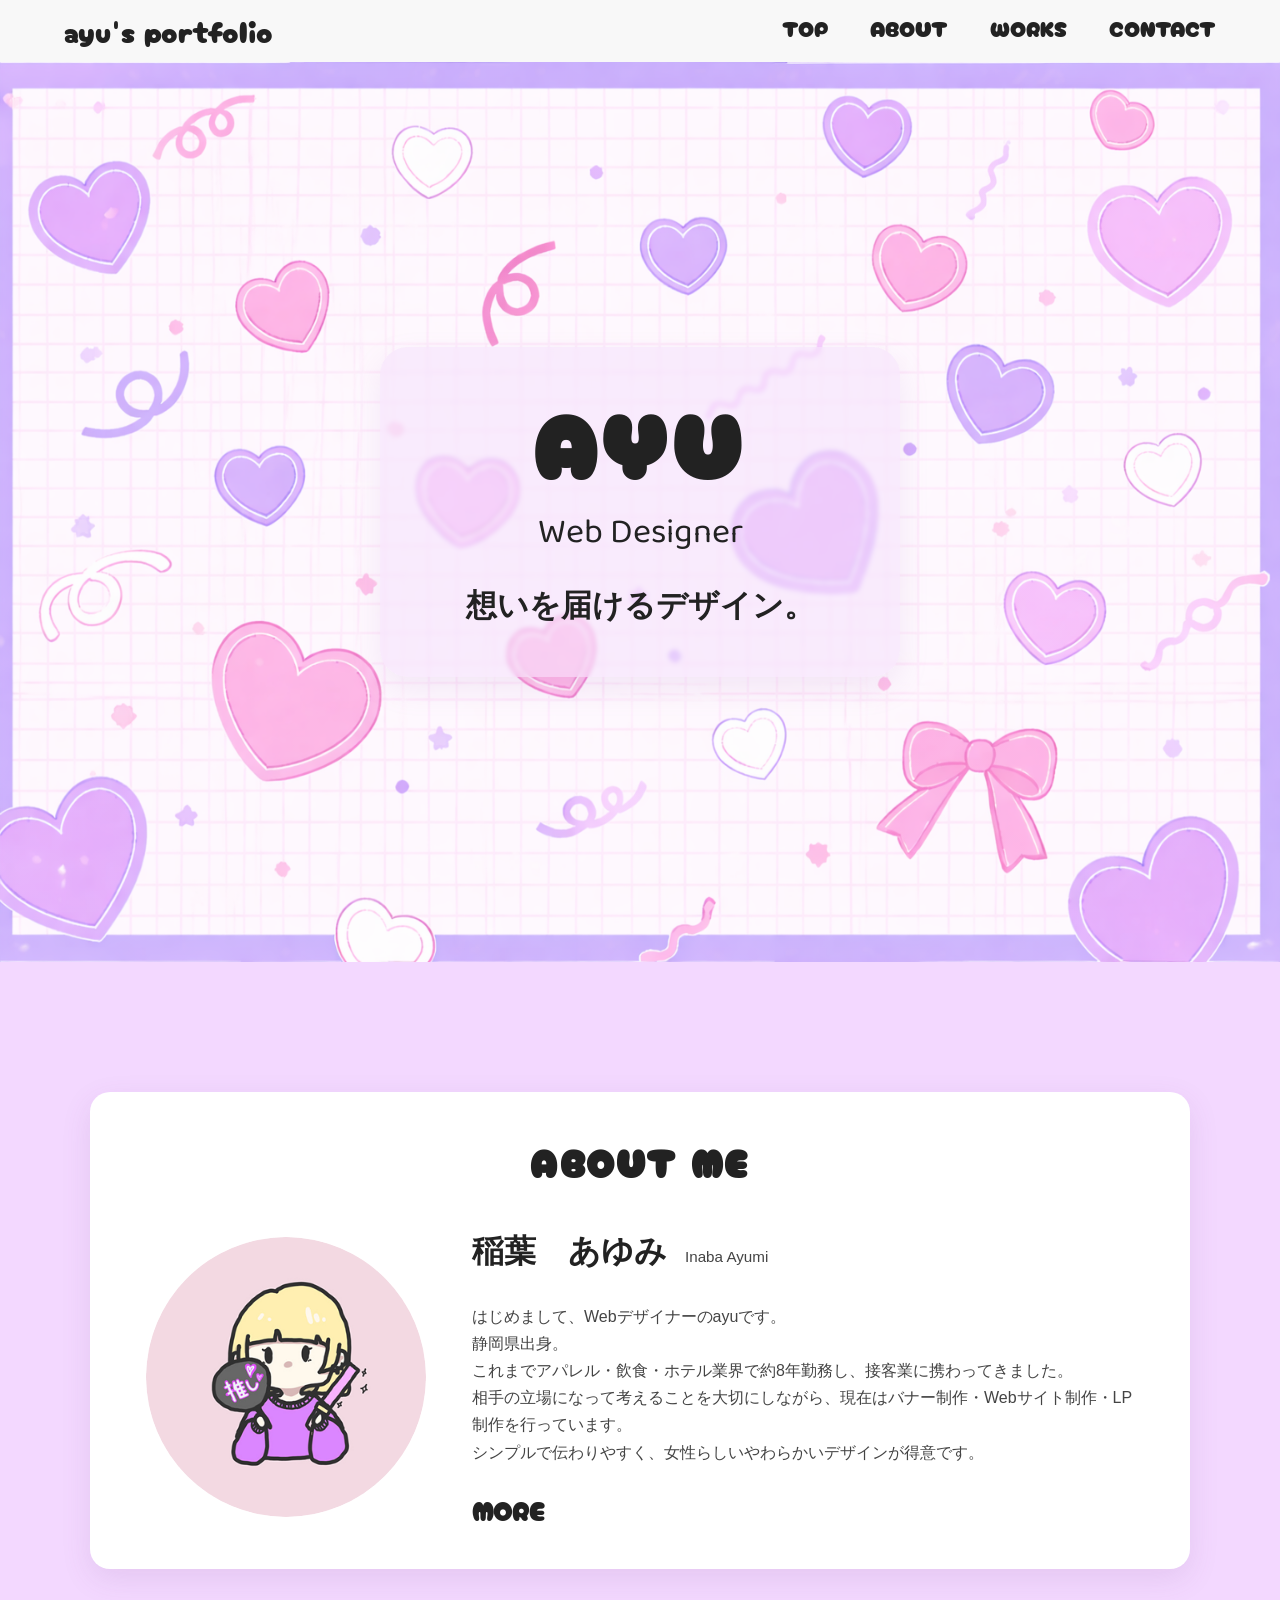
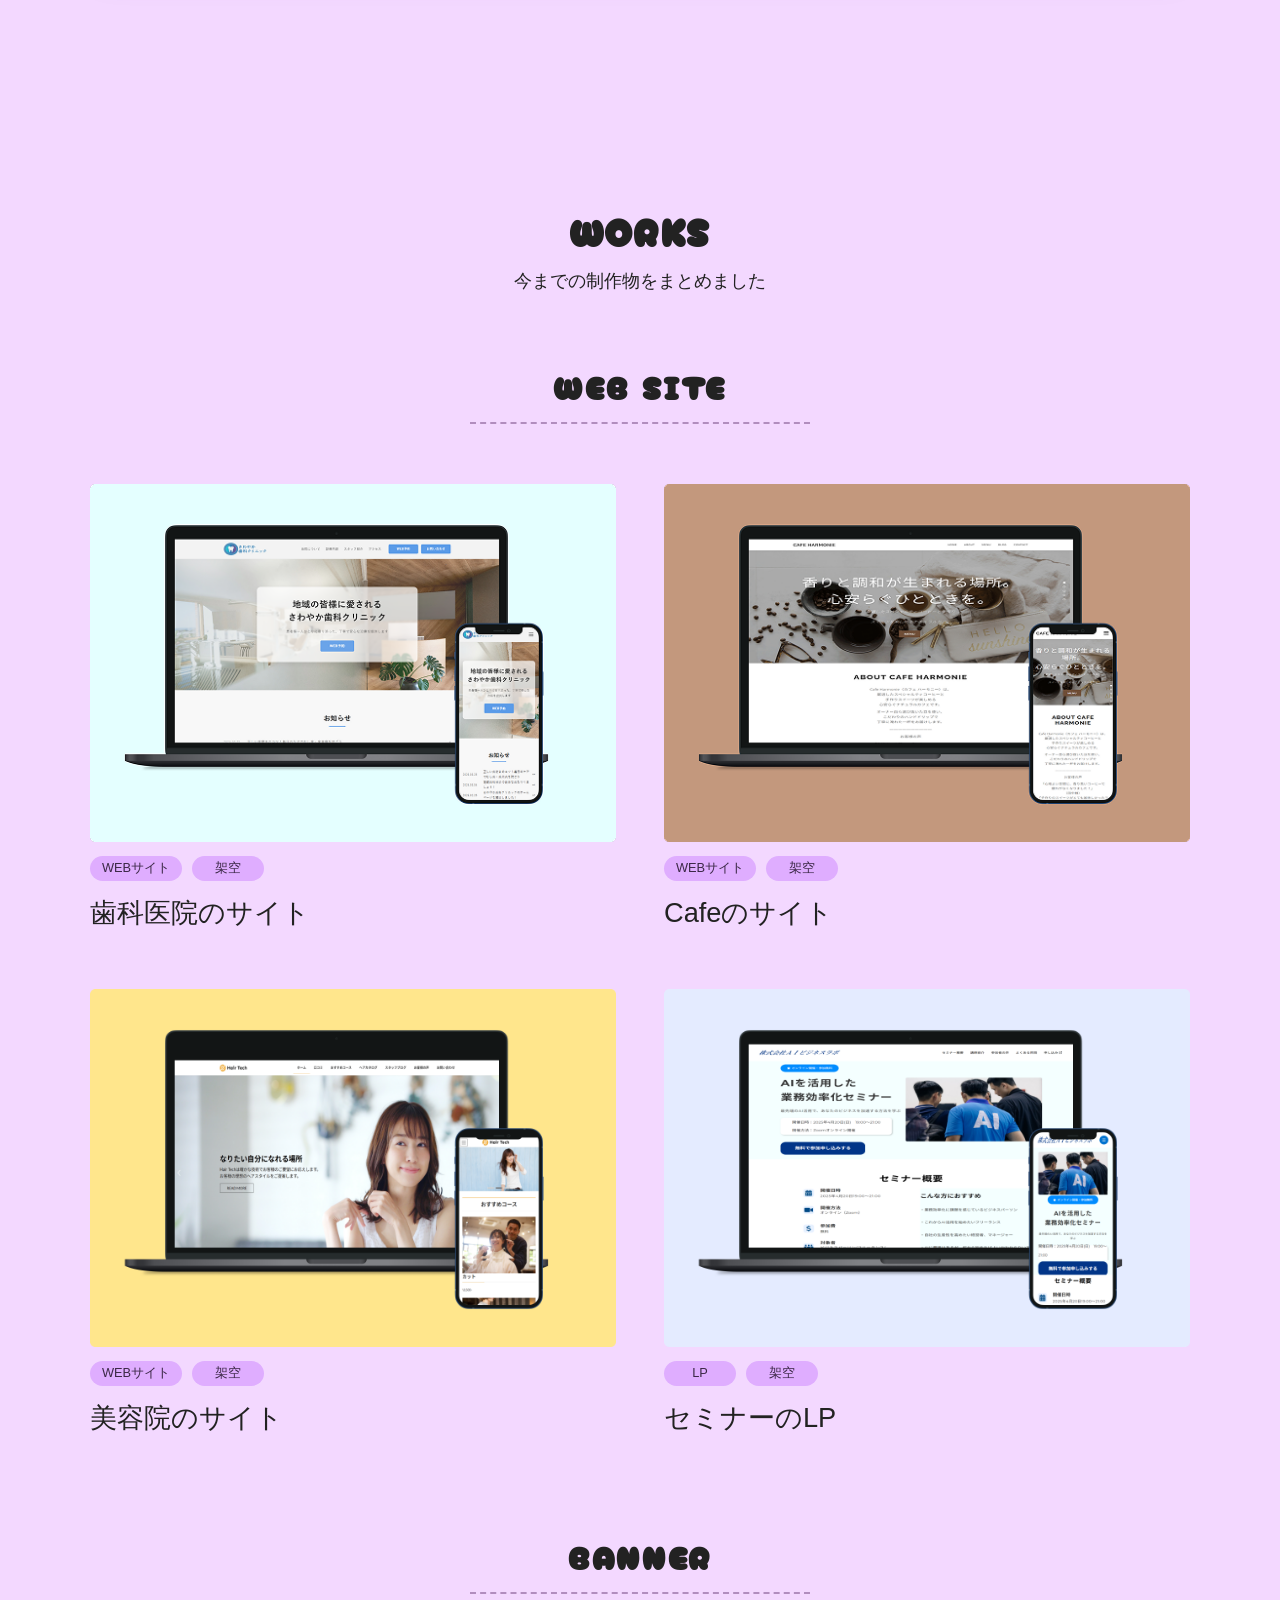
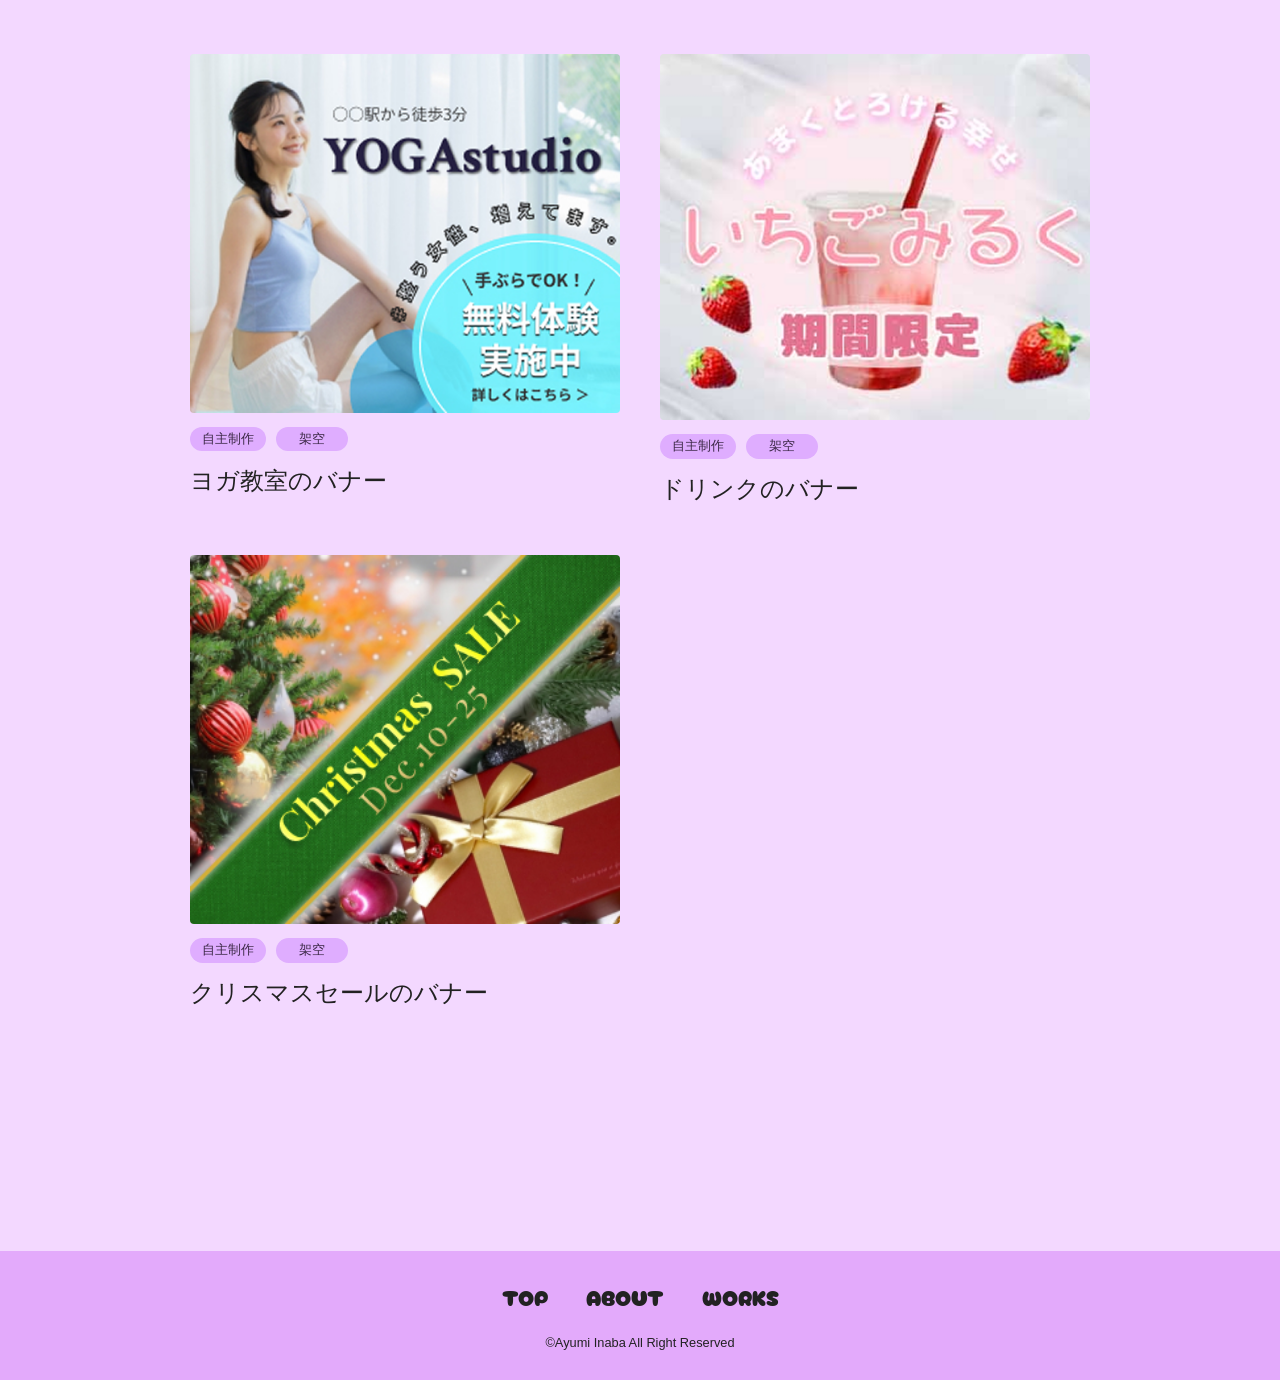
<file: index.html>
<!DOCTYPE html>
<html lang="ja">
<head>
  <meta charset="UTF-8" />
  <meta name="viewport" content="width=device-width, initial-scale=1.0" />
  <link rel="icon" href="favicon.ico"/>
  <title>ayu's portfolio</title>
  <meta name="description" content="Ayuのポートフォリオサイトです。" />

  <!-- Google Fonts -->
  <link rel="preconnect" href="https://fonts.googleapis.com" />
  <link rel="preconnect" href="https://fonts.gstatic.com" crossorigin />
  <link
    href="https://fonts.googleapis.com/css2?family=Baloo+2:wght@400;500;600;700;800&family=Cherry+Bomb+One&family=Kosugi+Maru&display=swap"
    rel="stylesheet"
  />

  <link rel="stylesheet" href="css/style.css" />
</head>

<body>
  <header class="header">
    <div class="header__inner">
      <a href="/portfolio" class="header__logo">ayu's portfolio</a>

      <button class="hamburger" id="hamburger" aria-label="メニューを開く" aria-controls="global-nav" aria-expanded="false">
        <span></span>
        <span></span>
        <span></span>
      </button>

      <nav class="header__nav" id="global-nav">
        <ul class="header__navList">
          <li><a href="/portfolio#top">TOP</a></li>
          <li><a href="/portfolio/about">ABOUT</a></li>
          <li><a href="/portfolio#works">WORKS</a></li>
          <li><a href="/portfolio/contact">CONTACT</a></li>
        </ul>
      </nav>
    </div>
  </header>

  <main>
    <!-- HERO -->
    <section class="hero" id="top">
      <div class="hero__bg">
        <img src="img/mv.png" alt="ハートが散りばめられたメインビジュアル" />
      </div>

      <div class="hero__content fade-up">
        <h1 class="hero__title">AYU</h1>
        <p class="hero__job">Web Designer</p>
        <p class="hero__copy">想いを届けるデザイン。</p>
      </div>

      <div class="hero__overlay"></div>
    </section>

    <!-- ABOUT -->
    <section class="about section" id="about">
      <div class="section__inner">
        <div class="aboutCard fade-up">
          <h2 class="sectionTitle">ABOUT ME</h2>

          <div class="aboutCard__body">
            <div class="aboutCard__image">
              <img src="img/about.png" alt="稲葉あゆみのイラスト" />
            </div>

            <div class="aboutCard__content">
              <div class="aboutCard__heading">
                <p class="aboutCard__nameJp">稲葉　あゆみ</p>
                <p class="aboutCard__nameEn">Inaba Ayumi</p>
              </div>

              <div class="aboutCard__text">
                <p>
                  はじめまして、Webデザイナーのayuです。<br>
                  静岡県出身。<br>
                  これまでアパレル・飲食・ホテル業界で約8年勤務し、接客業に携わってきました。<br>
                  相手の立場になって考えることを大切にしながら、現在はバナー制作・Webサイト制作・LP制作を行っています。<br>
                  シンプルで伝わりやすく、女性らしいやわらかいデザインが得意です。
                </p>
              </div>

              <a href="/portfolio/about" class="aboutCard__more">MORE</a>
            </div>
          </div>
        </div>
      </div>
    </section>

    <!-- WORKS -->
    <section class="works section" id="works">
      <div class="section__inner">
        <div class="works__head fade-up">
          <h2 class="sectionTitle">WORKS</h2>
          <p class="works__lead">今までの制作物をまとめました</p>
        </div>

        <!-- WEBSITE -->
        <div class="worksBlock fade-up">
          <h3 class="worksBlock__title">WEB SITE</h3>
          <div class="worksBlock__line"></div>

          <div class="worksGrid worksGrid--website">
            <article class="workCard">
              <a href="/portfolio/works-dental-site" class="workCard__image">
                <img src="img/works.png" alt="歯科医院のサイト制作実績" />
              </a>
              <div class="workCard__tags">
                <span>WEBサイト</span>
                <span>架空</span>
              </div>
              <h4 class="workCard__title">歯科医院のサイト</h4>
            </article>

            <article class="workCard">
              <a href="/portfolio/works-cafe-site" class="workCard__image">
                <img src="img/works-cafe.png" alt="Cafeのサイト制作実績" />
              </a>
              <div class="workCard__tags">
                <span>WEBサイト</span>
                <span>架空</span>
              </div>
              <h4 class="workCard__title">Cafeのサイト</h4>
            </article>

            <article class="workCard">
              <a href="/portfolio/works-salon-site" class="workCard__image">
                <img src="img/works-salon.png" alt="美容院のサイト制作実績" />
              </a>
              <div class="workCard__tags">
                <span>WEBサイト</span>
                <span>架空</span>
              </div>
              <h4 class="workCard__title">美容院のサイト</h4>
            </article>

            <article class="workCard">
              <a href="/portfolio/works-seminar-site" class="workCard__image">
                <img src="img/works-seminar.png" alt="セミナーのLP制作実績" />
              </a>
              <div class="workCard__tags">
                <span>LP</span>
                <span>架空</span>
              </div>
              <h4 class="workCard__title">セミナーのLP</h4>
            </article>
          </div>
        </div>

        <!-- BANNER -->
        <div class="worksBlock fade-up">
          <h3 class="worksBlock__title">BANNER</h3>
          <div class="worksBlock__line"></div>

          <div class="worksGrid worksGrid--banner">
            <article class="workCard workCard--banner">
              <a href="/portfolio/works-yoga-banner" class="workCard__image">
                <img src="img/worksbanner.png" alt="ヨガ教室のバナー制作実績" />
              </a>
              <div class="workCard__tags">
                <span>自主制作</span>
                <span>架空</span>
              </div>
              <h4 class="workCard__title">ヨガ教室のバナー</h4>
            </article>

            <article class="workCard workCard--banner">
              <a href="/portfolio/works-drink-banner" class="workCard__image">
                <img src="img/worksbanner-drink.png" alt="ドリンクのバナー制作実績" />
              </a>
              <div class="workCard__tags">
                <span>自主制作</span>
                <span>架空</span>
              </div>
              <h4 class="workCard__title">ドリンクのバナー</h4>
            </article>
            
            <article class="workCard workCard--banner">
              <a href="/portfolio/works-christmas-banner" class="workCard__image">
                <img src="img/worksbanner-Christmas.jpg" alt="クリスマスのバナー制作実績" />
              </a>
              <div class="workCard__tags">
                <span>自主制作</span>
                <span>架空</span>
              </div>
              <h4 class="workCard__title">クリスマスセールのバナー</h4>
            </article>
          </div>
        </div>
      </div>
    </section>
  </main>

  <footer class="footer">
    <div class="footer__inner">
      <nav class="footer__nav">
        <ul class="footer__navList">
          <li><a href="/portfolio#top">TOP</a></li>
          <li><a href="/portfolio#about">ABOUT</a></li>
          <li><a href="/portfolio#works">WORKS</a></li>
        </ul>
      </nav>
      <p class="footer__copy">©Ayumi Inaba All Right Reserved</p>
    </div>
  </footer>

  <script src="js/main.js"></script>
</body>
</html>
</file>
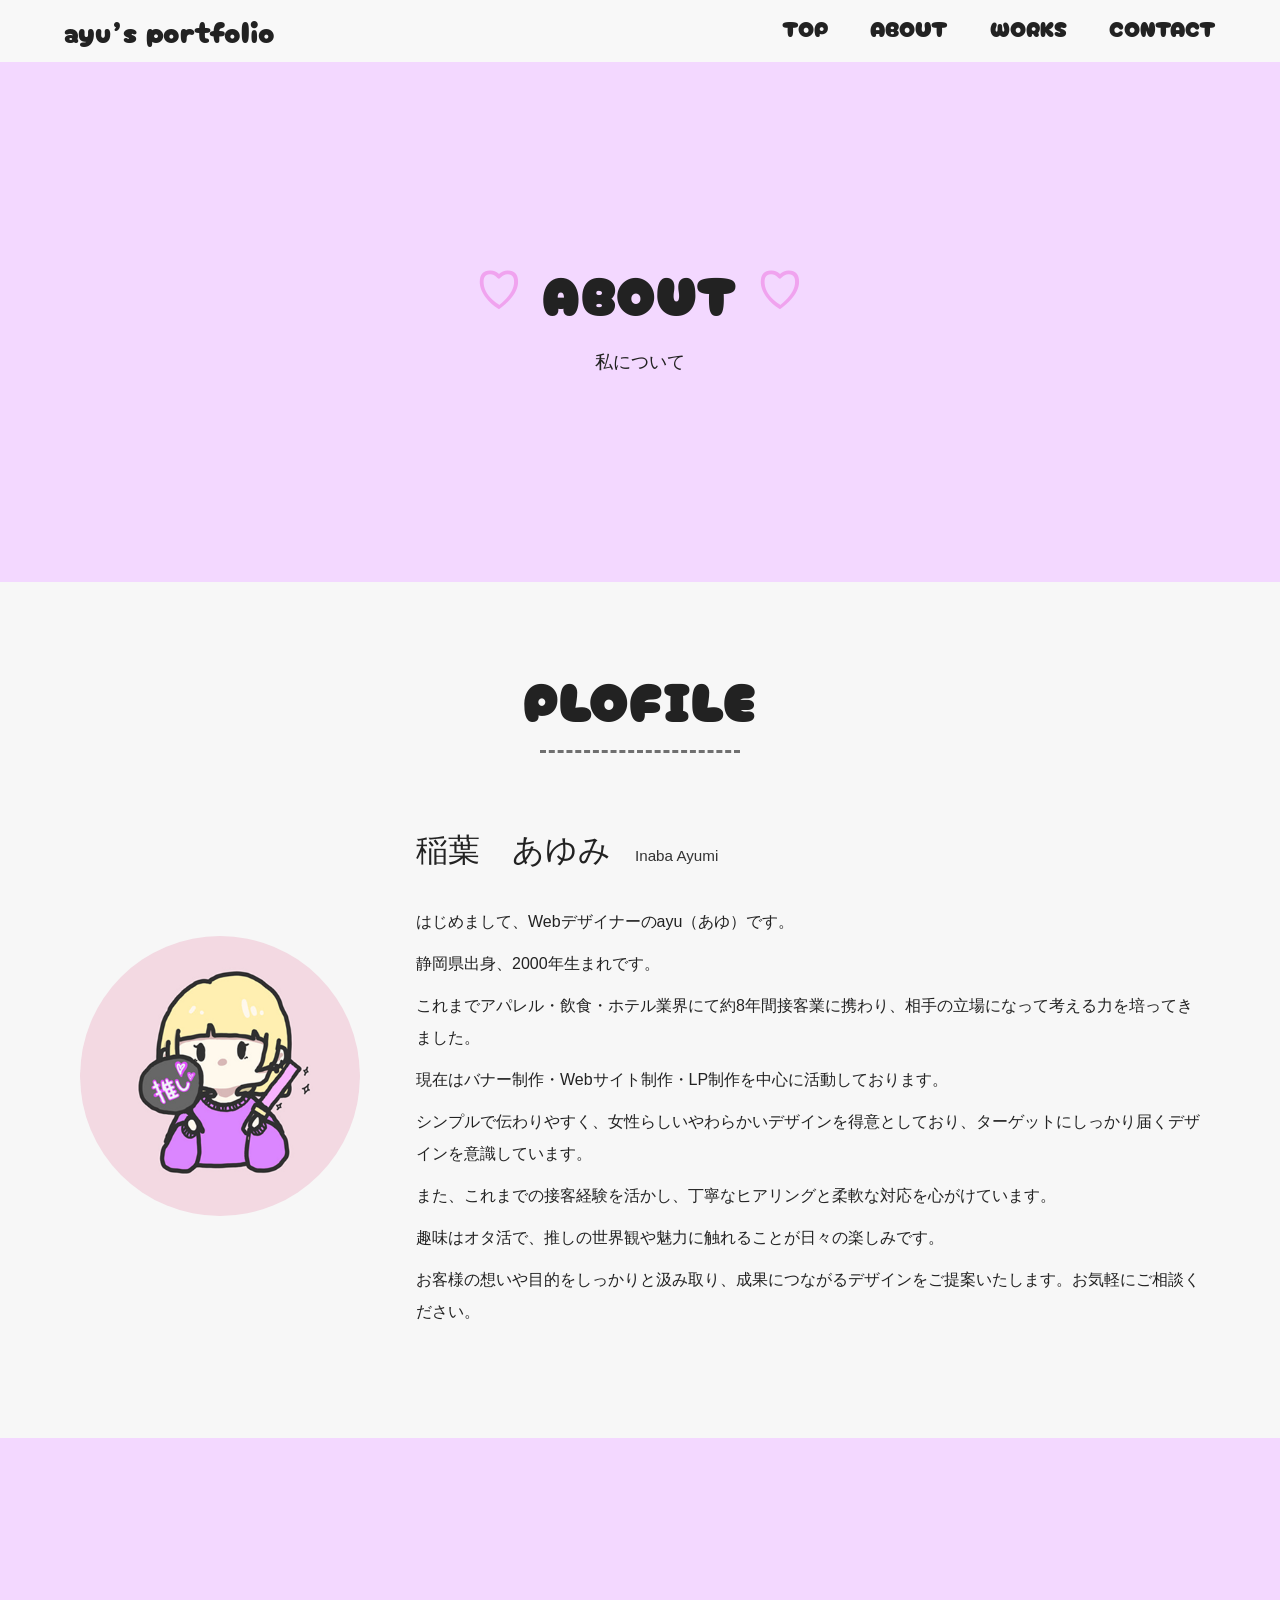
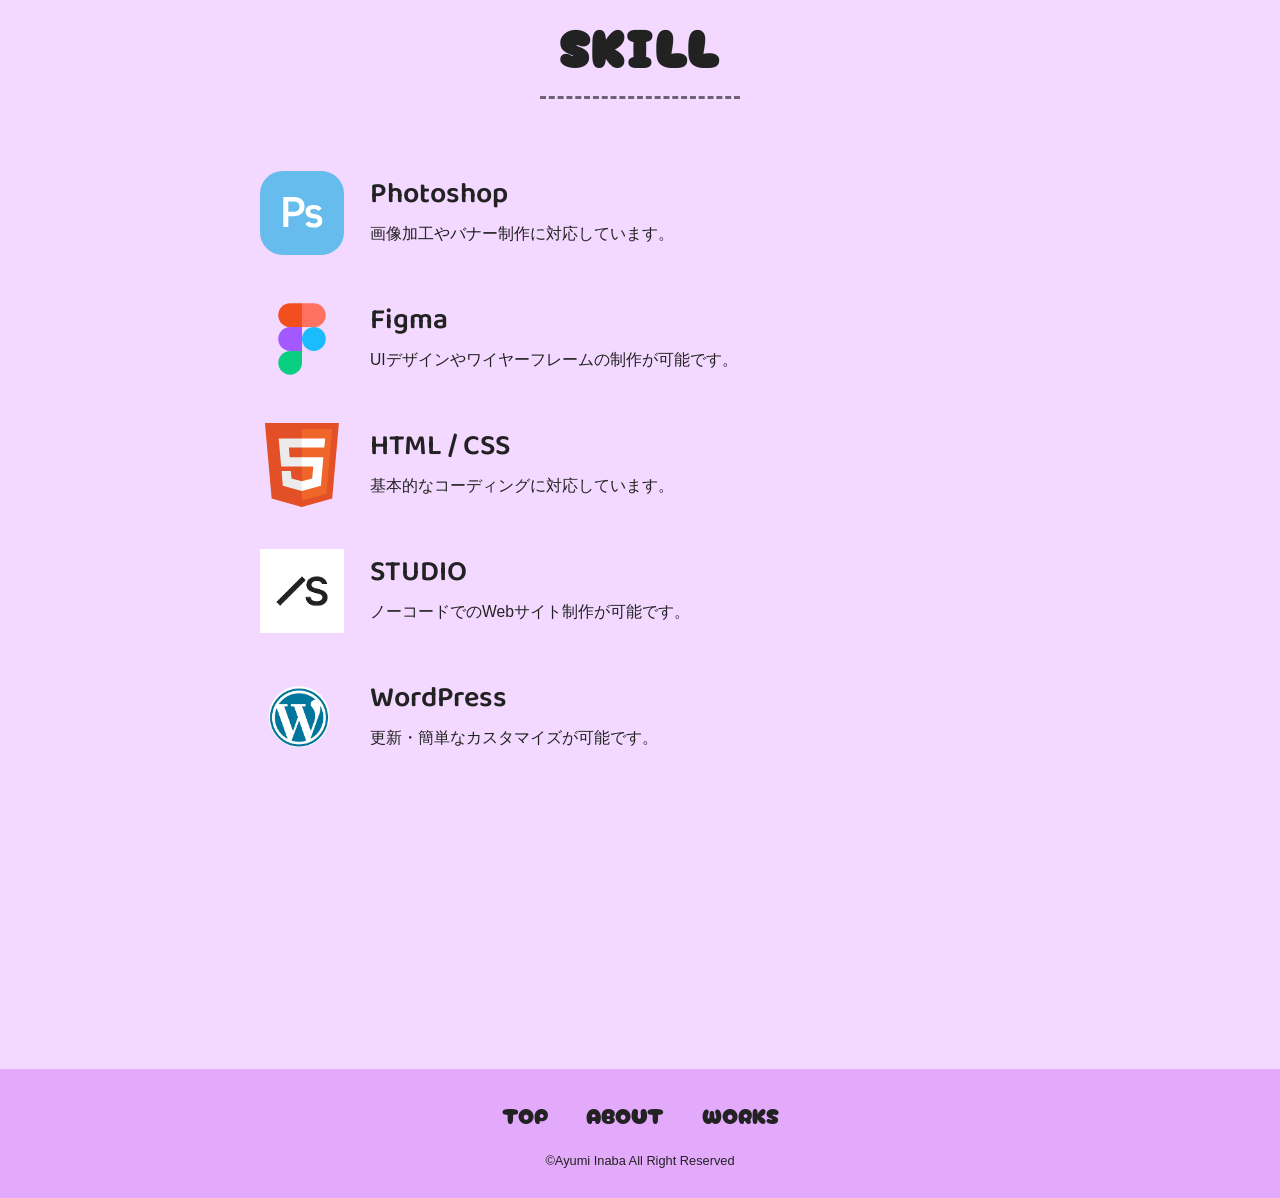
<file: about.html>
<!DOCTYPE html>
<html lang="ja">
<head>
  <meta charset="UTF-8" />
  <meta name="viewport" content="width=device-width, initial-scale=1.0" />
  <title>ABOUT | ayu's portfolio</title>
  <meta name="description" content="Ayuのプロフィールとスキルを紹介するページです。" />

  <!-- Google Fonts -->
  <link rel="preconnect" href="https://fonts.googleapis.com" />
  <link rel="preconnect" href="https://fonts.gstatic.com" crossorigin />
  <link
    href="https://fonts.googleapis.com/css2?family=Baloo+2:wght@400;500;600;700;800&family=Cherry+Bomb+One&family=Kosugi+Maru&display=swap"
    rel="stylesheet"
  />

  <link rel="stylesheet" href="css/style.css" />
  <link rel="shortcut icon" href="favicon.ico">
</head>
<body>
  <header class="header">
    <div class="header__inner">
      <a href="/portfolio" class="header__logo">ayu’s portfolio</a>

      <button class="hamburger" id="hamburger" aria-label="メニューを開く" aria-controls="global-nav" aria-expanded="false">
        <span></span>
        <span></span>
        <span></span>
      </button>
      
      <nav class="header__nav" id="global-nav">
        <ul class="header__navList">
          <li><a href="/portfolio">TOP</a></li>
          <li><a href="/portfolio/about">ABOUT</a></li>
          <li><a href="/portfolio#works">WORKS</a></li>
          <li><a href="/portfolio/contact">CONTACT</a></li>
        </ul>
      </nav>
    </div>
  </header>

  <main class="aboutPage">
    <section class="aboutMv">
      <div class="aboutMv__inner fade-up">
        <h1 class="aboutMv__title">
          <span class="aboutMv__heart">♡</span>
          ABOUT
          <span class="aboutMv__heart">♡</span>
        </h1>
        <p class="aboutMv__text">私について</p>
      </div>
    </section>

    <section class="profileSection">
      <div class="profileSection__inner">
        <div class="profileSection__head fade-up">
          <h2 class="aboutSectionTitle">PLOFILE</h2>
          <div class="aboutSectionTitle__line"></div>
        </div>

        <div class="profileCard fade-up">
          <div class="profileCard__image">
            <img src="img/about2.png" alt="稲葉あゆみのイラスト" />
          </div>

          <div class="profileCard__content">
            <div class="profileCard__nameWrap">
              <h3 class="profileCard__nameJp">稲葉　あゆみ</h3>
              <p class="profileCard__nameEn">Inaba Ayumi</p>
            </div>

            <div class="profileCard__text">
              <p>はじめまして、Webデザイナーのayu（あゆ）です。</p>
              <p>静岡県出身、2000年生まれです。</p>
              <p>これまでアパレル・飲食・ホテル業界にて約8年間接客業に携わり、相手の立場になって考える力を培ってきました。</p>
              <p>現在はバナー制作・Webサイト制作・LP制作を中心に活動しております。</p>
              <p>シンプルで伝わりやすく、女性らしいやわらかいデザインを得意としており、ターゲットにしっかり届くデザインを意識しています。</p>
              <p>また、これまでの接客経験を活かし、丁寧なヒアリングと柔軟な対応を心がけています。</p>
              <p>趣味はオタ活で、推しの世界観や魅力に触れることが日々の楽しみです。</p>
              <p>お客様の想いや目的をしっかりと汲み取り、成果につながるデザインをご提案いたします。お気軽にご相談ください。</p>
            </div>
          </div>
        </div>
      </div>
    </section>

    <section class="skillSection">
      <div class="skillSection__inner">
        <div class="skillSection__head fade-up">
          <h2 class="aboutSectionTitle">SKILL</h2>
          <div class="aboutSectionTitle__line"></div>
        </div>

        <div class="skillList">
          <div class="skillItem fade-up">
            <div class="skillItem__icon">
              <img src="img/skill_ps.svg" alt="Photoshopのアイコン" />
            </div>
            <div class="skillItem__content">
              <h3 class="skillItem__title">Photoshop</h3>
              <p class="skillItem__text">画像加工やバナー制作に対応しています。</p>
            </div>
          </div>

          <div class="skillItem fade-up">
            <div class="skillItem__icon">
              <img src="img/skill_figma.svg" alt="Figmaのアイコン" />
            </div>
            <div class="skillItem__content">
              <h3 class="skillItem__title">Figma</h3>
              <p class="skillItem__text">UIデザインやワイヤーフレームの制作が可能です。</p>
            </div>
          </div>

          <div class="skillItem fade-up">
            <div class="skillItem__icon">
              <img src="img/skill_html.svg" alt="HTML CSSのアイコン" />
            </div>
            <div class="skillItem__content">
              <h3 class="skillItem__title">HTML / CSS</h3>
              <p class="skillItem__text">基本的なコーディングに対応しています。</p>
            </div>
          </div>

          <div class="skillItem fade-up">
            <div class="skillItem__icon">
              <img src="img/skill_studio.png" alt="STUDIOのアイコン" />
            </div>
            <div class="skillItem__content">
              <h3 class="skillItem__title">STUDIO</h3>
              <p class="skillItem__text">ノーコードでのWebサイト制作が可能です。</p>
            </div>
          </div>

          <div class="skillItem fade-up">
            <div class="skillItem__icon">
              <img src="img/skill_wordpress.png" alt="WordPressのアイコン" />
            </div>
            <div class="skillItem__content">
              <h3 class="skillItem__title">WordPress</h3>
              <p class="skillItem__text">更新・簡単なカスタマイズが可能です。</p>
            </div>
          </div>
        </div>
      </div>
    </section>
  </main>

  <footer class="footer">
    <div class="footer__inner">
      <nav class="footer__nav">
        <ul class="footer__navList">
          <li><a href="index.html">TOP</a></li>
          <li><a href="about.html">ABOUT</a></li>
          <li><a href="index.html#works">WORKS</a></li>
        </ul>
      </nav>
      <p class="footer__copy">©Ayumi Inaba All Right Reserved</p>
    </div>
  </footer>

  <script src="js/main.js"></script>
</body>
</html>
</file>
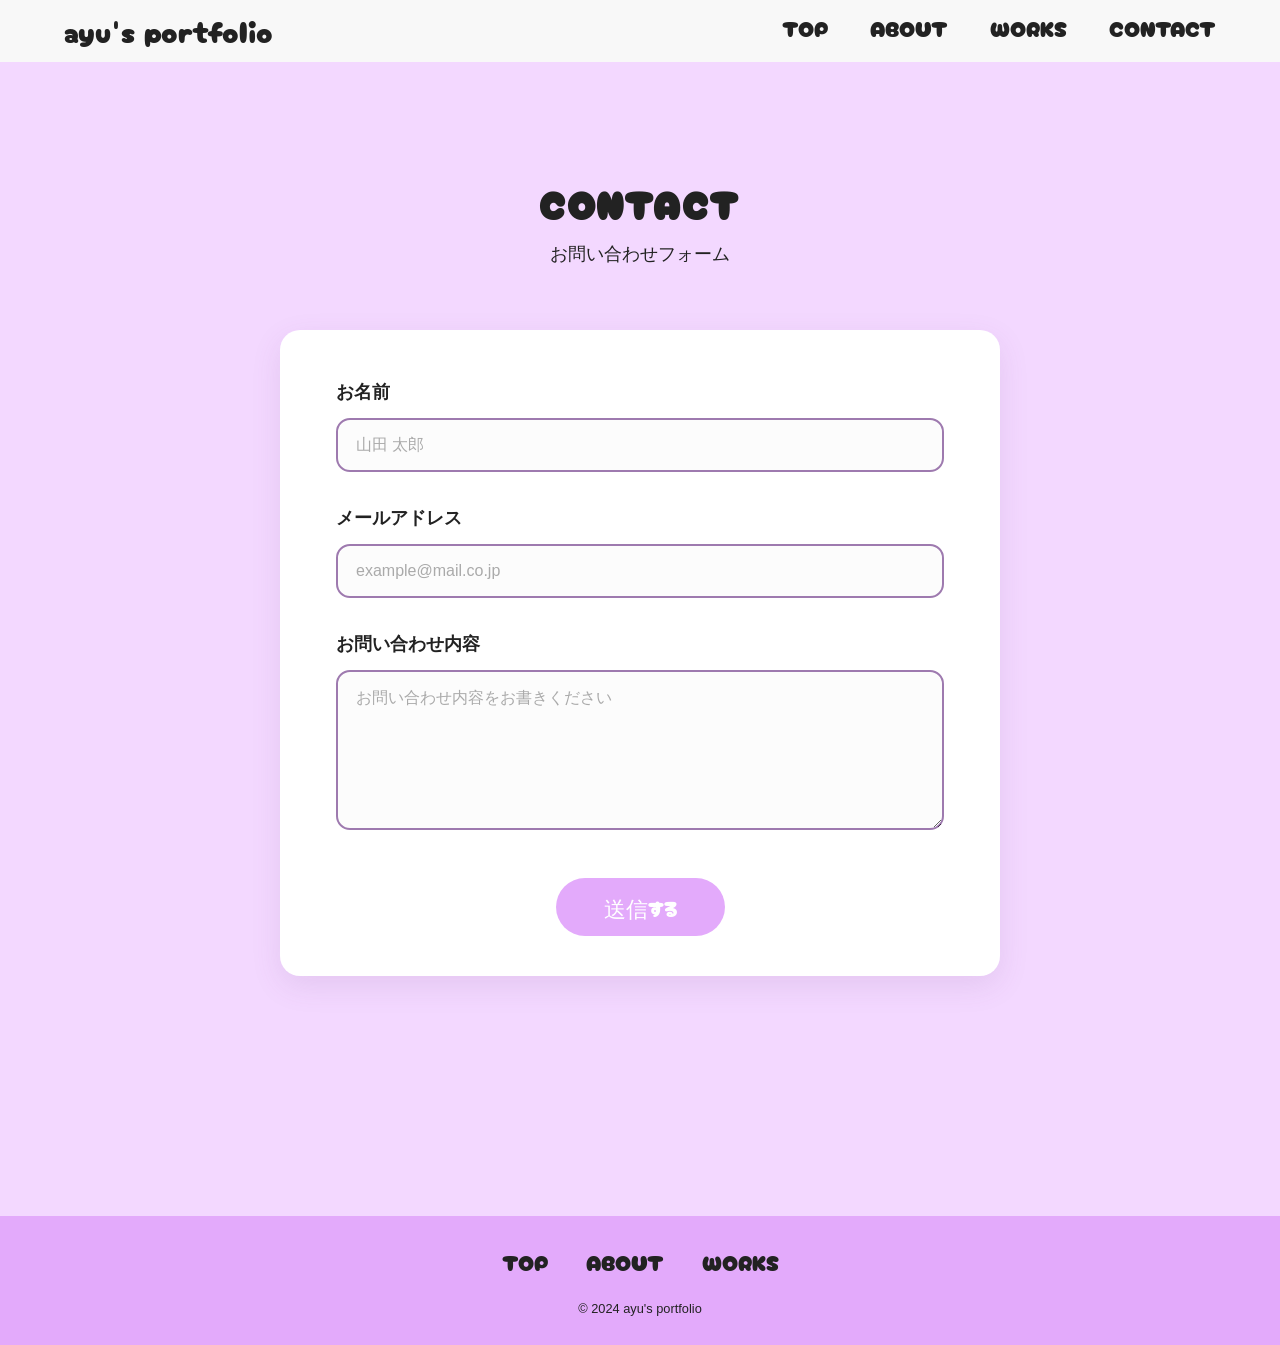
<file: contact.html>
<!DOCTYPE html>
<html lang="ja">
<head>
  <meta charset="UTF-8" />
  <meta name="viewport" content="width=device-width, initial-scale=1.0" />
  <link rel="icon" href="favicon.ico"/>
  <title>お問い合わせ | ayu's portfolio</title>
  <meta name="description" content="Webデザイナーayuへのお問い合わせページです。" />

  <!-- Google Fonts -->
  <link rel="preconnect" href="https://fonts.googleapis.com" />
  <link rel="preconnect" href="https://fonts.gstatic.com" crossorigin />
  <link
    href="https://fonts.googleapis.com/css2?family=Baloo+2:wght@400;500;600;700;800&family=Cherry+Bomb+One&family=Kosugi+Maru&display=swap"
    rel="stylesheet"
  />

  <link rel="stylesheet" href="css/style.css" />
</head>

<body>
  <header class="header">
    <div class="header__inner">
      <a href="/portfolio" class="header__logo">ayu's portfolio</a>

      <button class="hamburger" id="hamburger" aria-label="メニューを開く" aria-controls="global-nav" aria-expanded="false">
        <span></span>
        <span></span>
        <span></span>
      </button>

      <nav class="header__nav" id="global-nav">
        <ul class="header__navList">
          <li><a href="/portfolio#top">TOP</a></li>
          <li><a href="/portfolio/about">ABOUT</a></li>
          <li><a href="/portfolio#works">WORKS</a></li>
          <li><a href="/portfolio/contact">CONTACT</a></li>
        </ul>
      </nav>
    </div>
  </header>

  <main>
    <!-- CONTACT -->
    <section class="contact section">
      <div class="section__inner">
        <div class="contact__head fade-up">
          <h2 class="sectionTitle">CONTACT</h2>
          <p class="contact__lead">お問い合わせフォーム</p>
        </div>

        <div class="contactCard fade-up">
          <form
  class="contactForm"
  action="https://docs.google.com/forms/u/0/d/e/1FAIpQLSfwZjrw7CssCS0sLeo7BNPXmBmorlJsOw61vEbwabvDHsCr2A/formResponse"
  method="post"
  target="hidden_iframe"
  onsubmit="submitted=true;"
>
  <div class="contactForm__group">
    <label for="name" class="contactForm__label">お名前</label>
    <input
      type="text"
      id="name"
      name="entry.2026104719"
      class="contactForm__input"
      placeholder="山田 太郎"
      required
    />
  </div>

  <div class="contactForm__group">
    <label for="email" class="contactForm__label">メールアドレス</label>
    <input
      type="email"
      id="email"
      name="entry.156348186"
      class="contactForm__input"
      placeholder="example@mail.co.jp"
      required
    />
  </div>

  <div class="contactForm__group">
    <label for="message" class="contactForm__label">お問い合わせ内容</label>
    <textarea
      id="message"
      name="entry.1618627590"
      class="contactForm__textarea"
      placeholder="お問い合わせ内容をお書きください"
      rows="6"
      required
    ></textarea>
  </div>

  <div class="contactForm__submit">
    <button type="submit" class="contactForm__btn">送信する</button>
  </div>
</form>

<iframe
  name="hidden_iframe"
  id="hidden_iframe"
  style="display:none;"
  onload="if(submitted){window.location='/portfolio/thanks';}"
></iframe>

<script>
  let submitted = false;
</script>
        </div>
      </div>
    </section>
  </main>

  <footer class="footer">
    <div class="footer__inner">
      <nav class="footer__nav">
        <ul class="footer__navList">
          <li><a href="/portfolio#top">TOP</a></li>
          <li><a href="/portfolio/about">ABOUT</a></li>
          <li><a href="/portfolio#works">WORKS</a></li>
        </ul>
      </nav>
      <p class="footer__copy">&copy; 2024 ayu's portfolio</p>
    </div>
  </footer>

  <script src="js/main.js"></script>
</body>
</html>
</file>
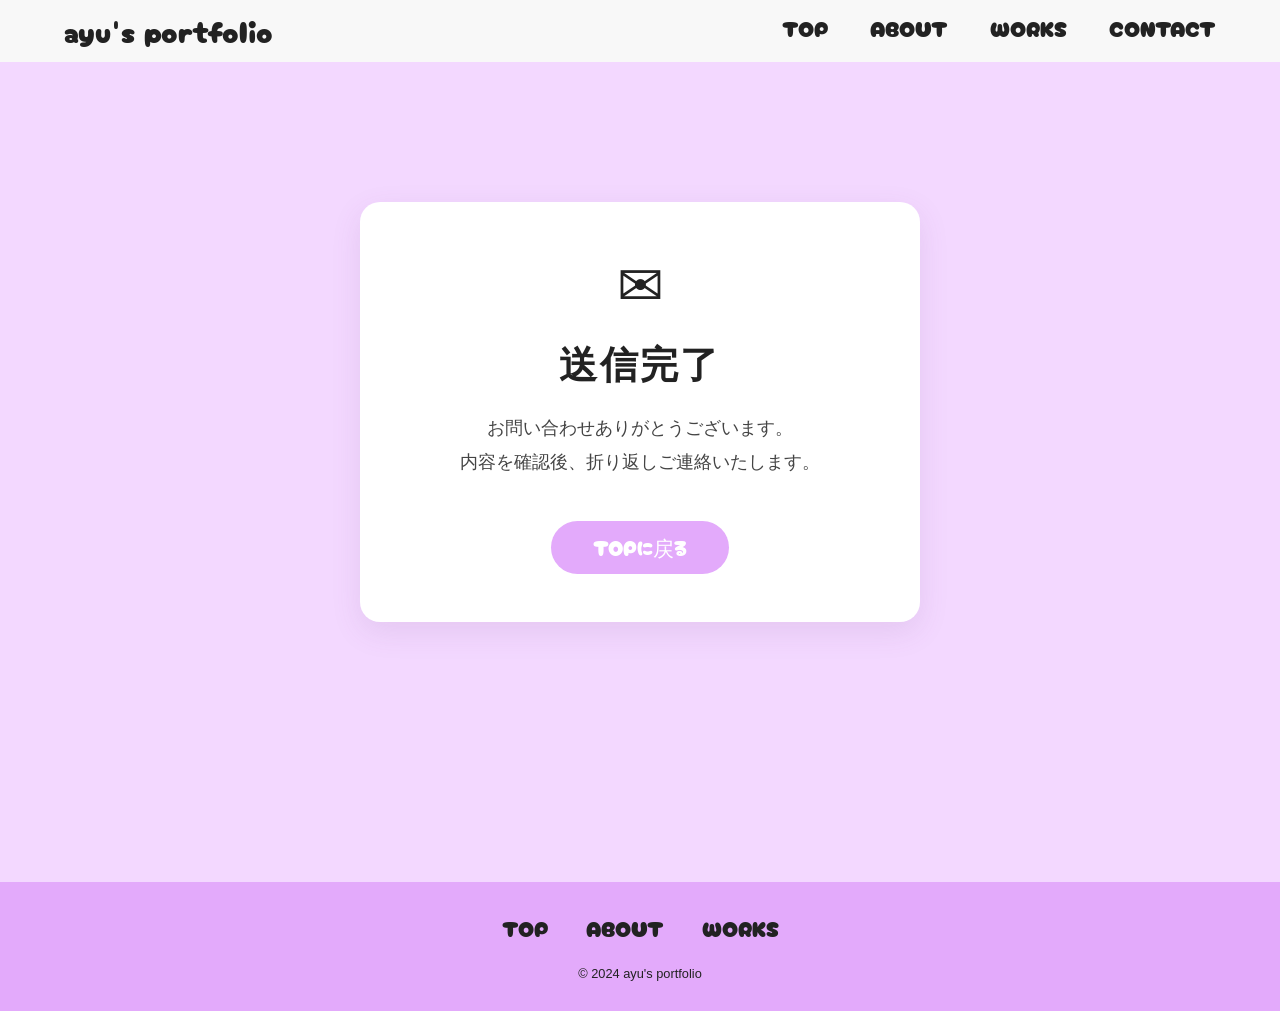
<file: thanks.html>
<!DOCTYPE html>
<html lang="ja">
<head>
  <meta charset="UTF-8" />
  <meta name="viewport" content="width=device-width, initial-scale=1.0" />
  <link rel="icon" href="favicon.ico"/>
  <title>送信完了 | ayu's portfolio</title>
  <meta name="description" content="Webデザイナーayuへのお問い合わせが完了しました。" />

  <!-- Google Fonts -->
  <link rel="preconnect" href="https://fonts.googleapis.com" />
  <link rel="preconnect" href="https://fonts.gstatic.com" crossorigin />
  <link
    href="https://fonts.googleapis.com/css2?family=Baloo+2:wght@400;500;600;700;800&family=Cherry+Bomb+One&family=Kosugi+Maru&display=swap"
    rel="stylesheet"
  />

  <link rel="stylesheet" href="css/style.css" />
</head>

<body>
  <header class="header">
    <div class="header__inner">
      <a href="/portfolio" class="header__logo">ayu's portfolio</a>

      <button class="hamburger" id="hamburger" aria-label="メニューを開く" aria-controls="global-nav" aria-expanded="false">
        <span></span>
        <span></span>
        <span></span>
      </button>

      <nav class="header__nav" id="global-nav">
        <ul class="header__navList">
          <li><a href="/portfolio#top">TOP</a></li>
          <li><a href="/portfolio/about">ABOUT</a></li>
          <li><a href="/portfolio#works">WORKS</a></li>
          <li><a href="/portfolio/contact">CONTACT</a></li>
        </ul>
      </nav>
    </div>
  </header>

  <main>
    <!-- THANKS -->
    <section class="thanks section">
      <div class="section__inner">
        <div class="thanksCard fade-up">
          <div class="thanksCard__icon">
            <span>✉</span>
          </div>
          <h2 class="thanksCard__title">送信完了</h2>
          <p class="thanksCard__text">
            お問い合わせありがとうございます。<br>
            内容を確認後、折り返しご連絡いたします。
          </p>
          <div class="thanksCard__link">
            <a href="/portfolio" class="thanksCard__btn">TOPに戻る</a>
          </div>
        </div>
      </div>
    </section>
  </main>

  <footer class="footer">
    <div class="footer__inner">
      <nav class="footer__nav">
        <ul class="footer__navList">
          <li><a href="/portfolio#top">TOP</a></li>
          <li><a href="/portfolio/about">ABOUT</a></li>
          <li><a href="/portfolio#works">WORKS</a></li>
        </ul>
      </nav>
      <p class="footer__copy">&copy; 2024 ayu's portfolio</p>
    </div>
  </footer>

  <script src="js/main.js"></script>
</body>
</html>
</file>
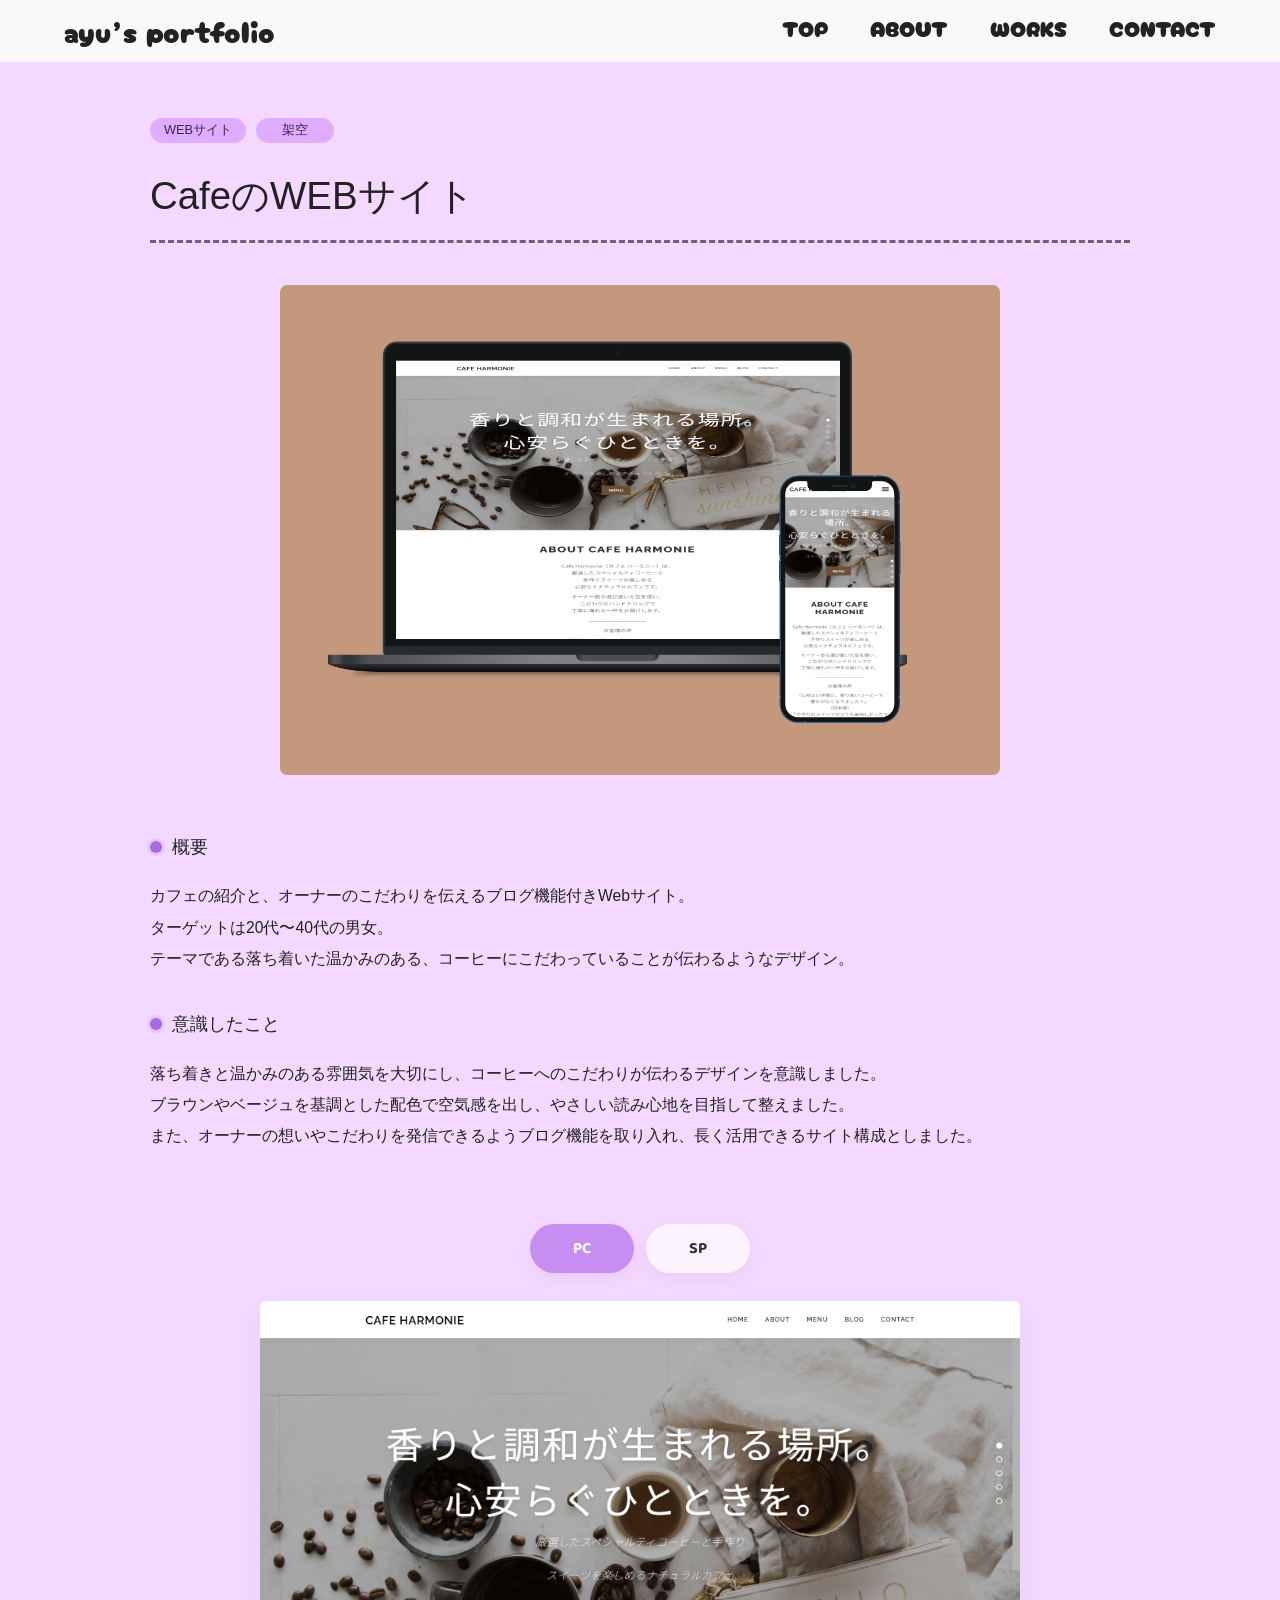
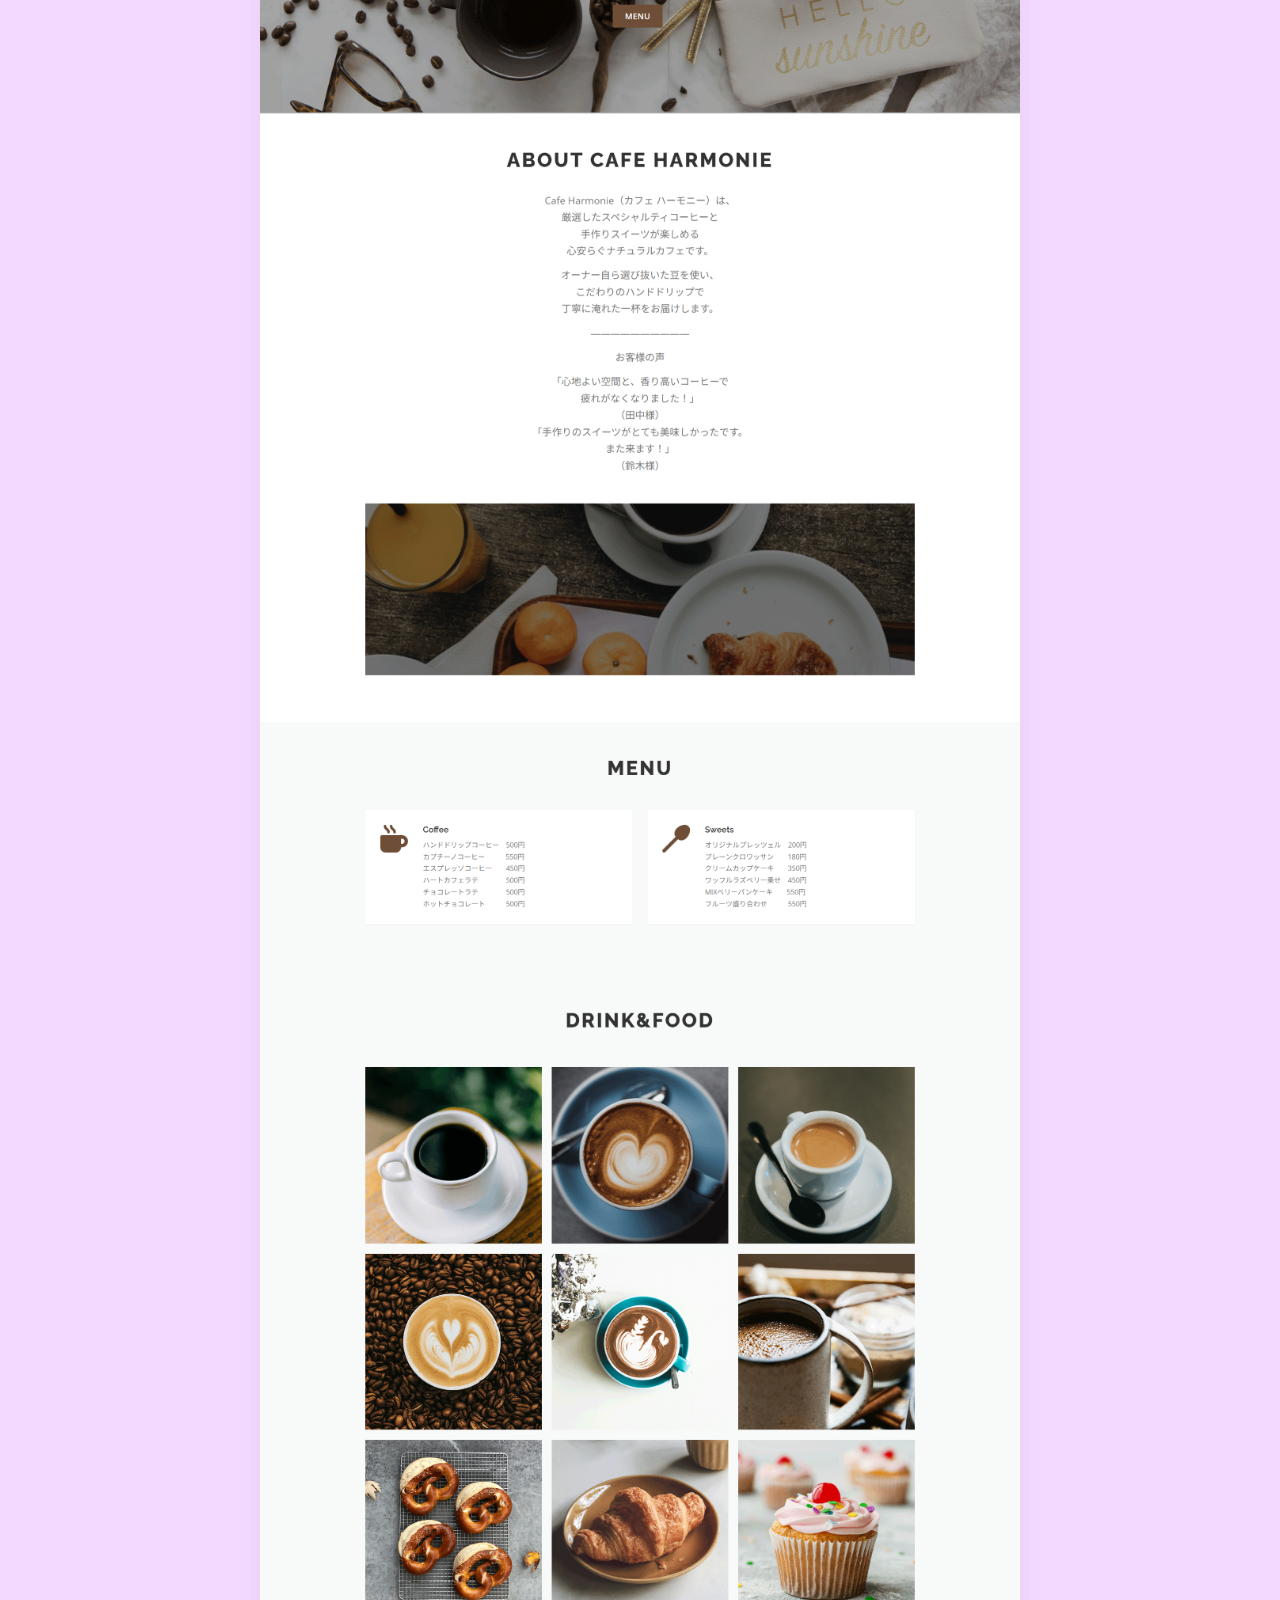
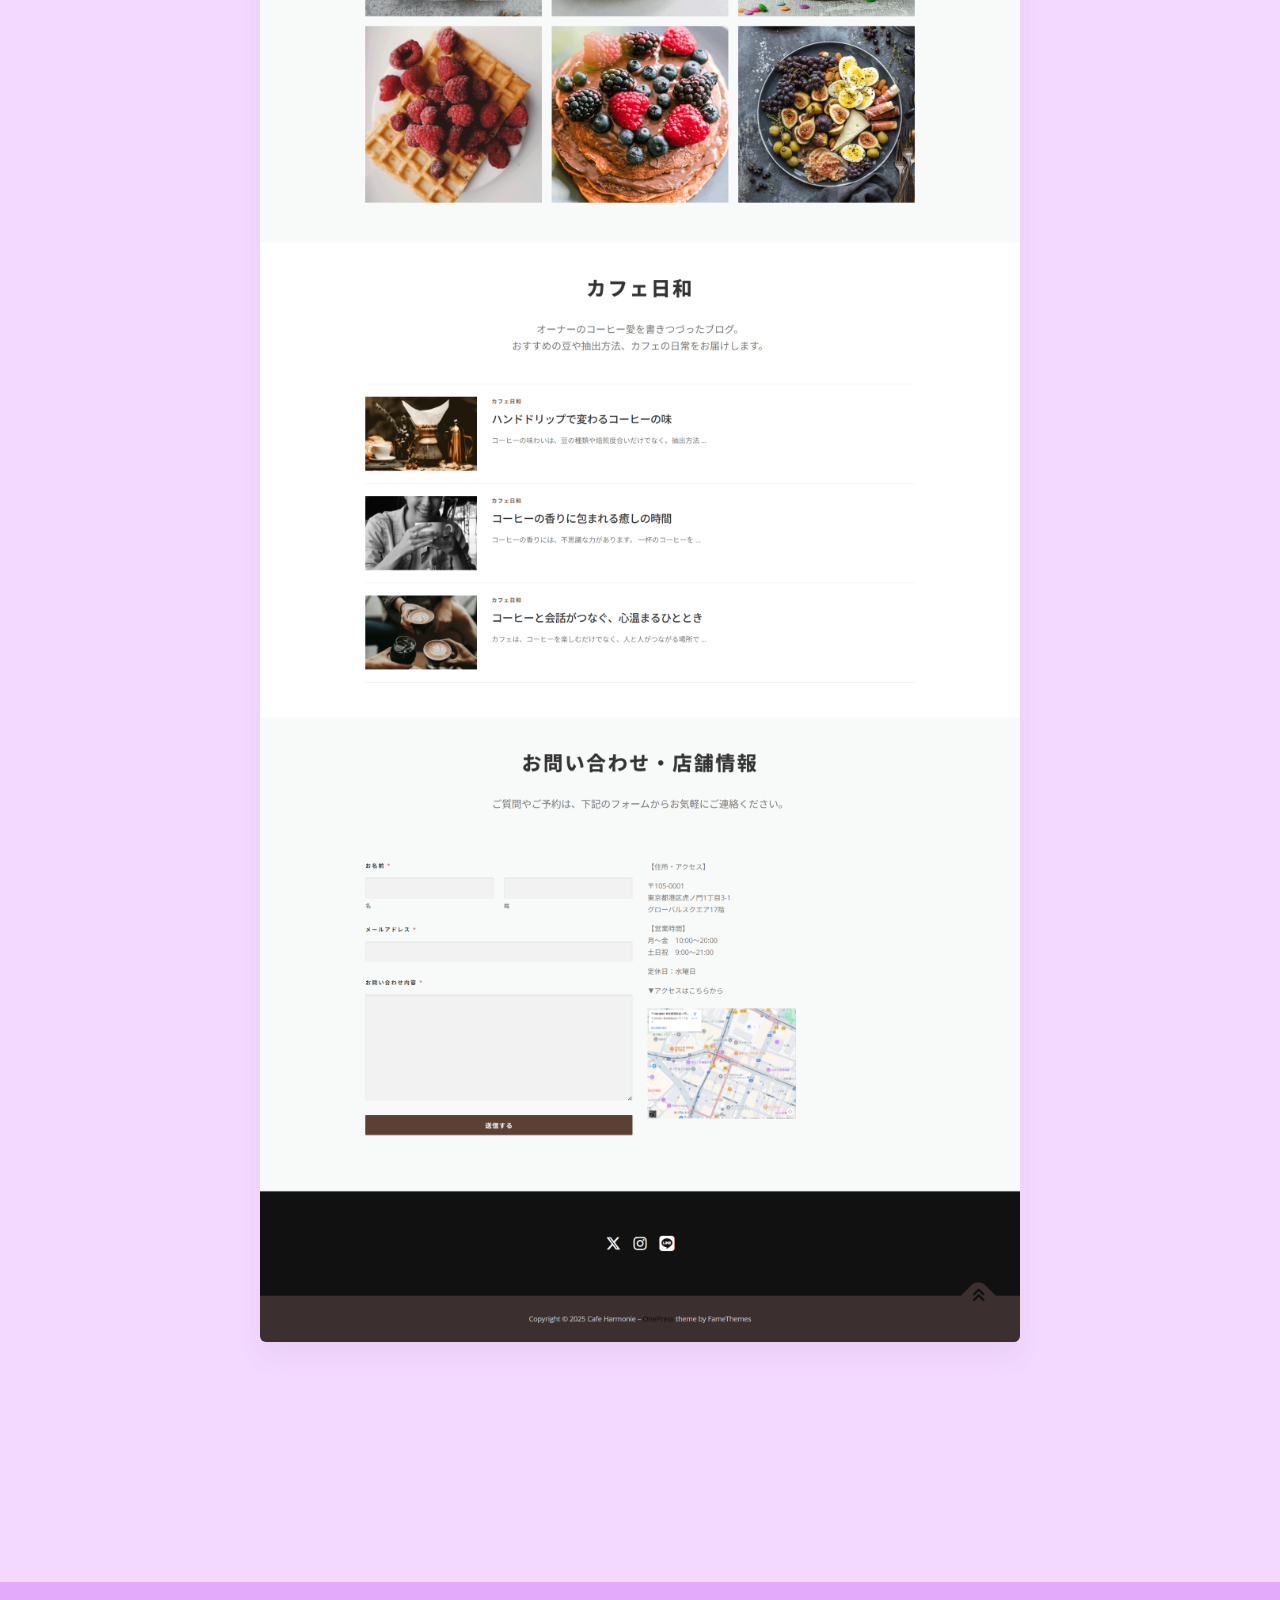
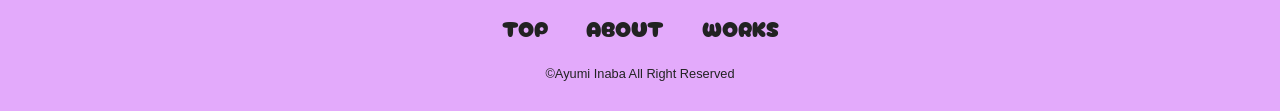
<file: works-cafe-site.html>
<!DOCTYPE html>
<html lang="ja">
<head>
  <meta charset="UTF-8" />
  <meta name="viewport" content="width=device-width, initial-scale=1.0" />
  <title>CafeのWEBサイト | ayu's portfolio</title>
  <meta name="description" content="制作実績の詳細ページです。" />

  <!-- Google Fonts -->
  <link rel="preconnect" href="https://fonts.googleapis.com" />
  <link rel="preconnect" href="https://fonts.gstatic.com" crossorigin />
  <link
    href="https://fonts.googleapis.com/css2?family=Baloo+2:wght@400;500;600;700;800&family=Cherry+Bomb+One&family=Kosugi+Maru&display=swap"
    rel="stylesheet"
  />

  <link rel="stylesheet" href="css/style.css" />
</head>
<body>
  <header class="header">
    <div class="header__inner">
      <a href="/portfolio" class="header__logo">ayu’s portfolio</a>

      <button class="hamburger" id="hamburger" aria-label="メニューを開く" aria-controls="global-nav" aria-expanded="false">
        <span></span>
        <span></span>
        <span></span>
      </button>

      <nav class="header__nav" id="global-nav">
        <ul class="header__navList">
          <li><a href="/portfolio#top">TOP</a></li>
          <li><a href="/portfolio/about">ABOUT</a></li>
          <li><a href="/portfolio#works">WORKS</a></li>
          <li><a href="/portfolio/contact">CONTACT</a></li>
        </ul>
      </nav>
    </div>
  </header>

  <main class="workDetailPage">
    <section class="workDetail">
      <div class="workDetail__inner">
        <div class="workDetail__head fade-up">
          <div class="workDetail__tags">
            <span>WEBサイト</span>
            <span>架空</span>
          </div>

          <h1 class="workDetail__title">CafeのWEBサイト</h1>
          <div class="workDetail__line"></div>
        </div>

        <div class="workDetail__fv fade-up">
          <img src="img/work-detail-mockup-cafe.png" alt="Cafeサイトのモックアップ画像" />
        </div>

        <div class="workDetail__info">
          <section class="workDetailBlock fade-up">
            <h2 class="workDetailBlock__title">
              <span class="workDetailBlock__dot"></span>
              概要
            </h2>
            <div class="workDetailBlock__text">
              <p>
                カフェの紹介と、オーナーのこだわりを伝えるブログ機能付きWebサイト。<br>
                ターゲットは20代〜40代の男女。<br>
                テーマである落ち着いた温かみのある、コーヒーにこだわっていることが伝わるようなデザイン。
              </p>
            </div>
          </section>

          <section class="workDetailBlock fade-up">
            <h2 class="workDetailBlock__title">
              <span class="workDetailBlock__dot"></span>
              意識したこと
            </h2>
            <div class="workDetailBlock__text">
              <p>
                落ち着きと温かみのある雰囲気を大切にし、コーヒーへのこだわりが伝わるデザインを意識しました。<br>
                ブラウンやベージュを基調とした配色で空気感を出し、やさしい読み心地を目指して整えました。<br>
                また、オーナーの想いやこだわりを発信できるようブログ機能を取り入れ、長く活用できるサイト構成としました。
              </p>
            </div>
          </section>
        </div>

        <section class="workShot fade-up">
          <div class="workShot__switch" role="tablist" aria-label="表示切り替え">
            <button class="workShot__button is-active" type="button" data-view="pc" aria-selected="true">
              PC
            </button>
            <button class="workShot__button" type="button" data-view="sp" aria-selected="false">
              SP
            </button>
          </div>

          <div class="workShot__viewer">
            <div class="workShot__panel is-active" data-panel="pc">
              <img src="img/work-detail-cafe-pc.png" alt="CafeサイトのPC版スクリーンショット" />
            </div>

            <div class="workShot__panel" data-panel="sp">
              <img src="img/work-detail-cafe-sp.png" alt="Cafeサイトのスマートフォン版スクリーンショット" />
            </div>
          </div>
        </section>
      </div>
    </section>
  </main>

  <footer class="footer">
    <div class="footer__inner">
      <nav class="footer__nav">
        <ul class="footer__navList">
          <li><a href="/portfolio#top">TOP</a></li>
          <li><a href="/portfolio/about">ABOUT</a></li>
          <li><a href="/portfolio#works">WORKS</a></li>
        </ul>
      </nav>
      <p class="footer__copy">©Ayumi Inaba All Right Reserved</p>
    </div>
  </footer>

  <script src="js/main.js"></script>
</body>
</html>
</file>
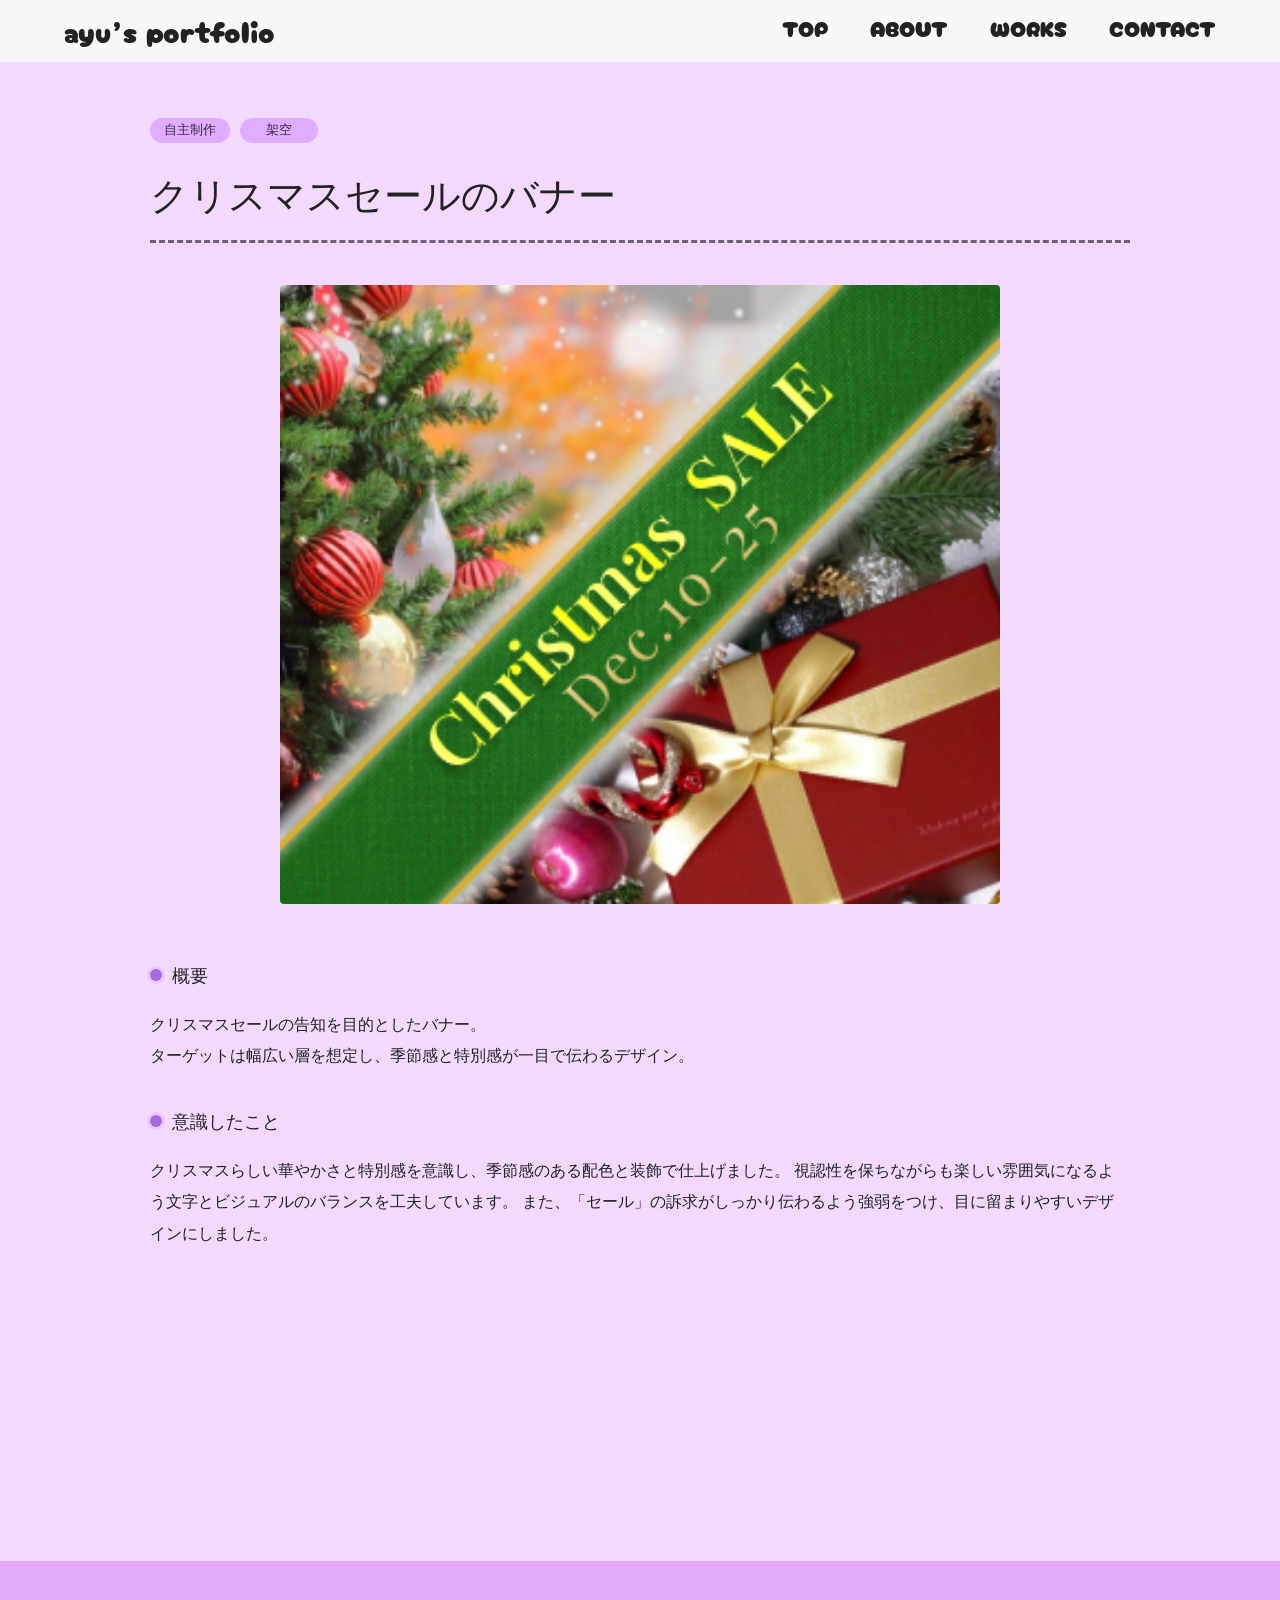
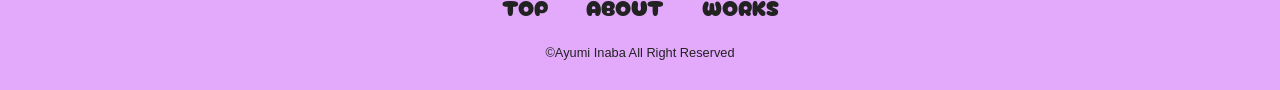
<file: works-christmas-banner.html>
<!DOCTYPE html>
<html lang="ja">
<head>
  <meta charset="UTF-8" />
  <meta name="viewport" content="width=device-width, initial-scale=1.0" />
  <title>クリスマスセールのバナー | ayu's portfolio</title>
  <meta name="description" content="制作実績の詳細ページです。" />

  <!-- Google Fonts -->
  <link rel="preconnect" href="https://fonts.googleapis.com" />
  <link rel="preconnect" href="https://fonts.gstatic.com" crossorigin />
  <link
    href="https://fonts.googleapis.com/css2?family=Baloo+2:wght@400;500;600;700;800&family=Cherry+Bomb+One&family=Kosugi+Maru&display=swap"
    rel="stylesheet"
  />

  <link rel="stylesheet" href="css/style.css" />
</head>
<body>
  <header class="header">
    <div class="header__inner">
      <a href="/portfolio" class="header__logo">ayu’s portfolio</a>

      <button class="hamburger" id="hamburger" aria-label="メニューを開く" aria-controls="global-nav" aria-expanded="false">
        <span></span>
        <span></span>
        <span></span>
      </button>

      <nav class="header__nav" id="global-nav">
        <ul class="header__navList">
          <li><a href="/portfolio#top">TOP</a></li>
          <li><a href="/portfolio/about">ABOUT</a></li>
          <li><a href="/portfolio#works">WORKS</a></li>
          <li><a href="/portfolio/contact">CONTACT</a></li>
        </ul>
      </nav>
    </div>
  </header>

  <main class="workDetailPage">
    <section class="workDetail">
      <div class="workDetail__inner">
        <div class="workDetail__head fade-up">
          <div class="workDetail__tags">
            <span>自主制作</span>
            <span>架空</span>
          </div>

          <h1 class="workDetail__title">クリスマスセールのバナー</h1>
          <div class="workDetail__line"></div>
        </div>

        <div class="workDetail__fv fade-up">
          <img src="img/worksbanner-Christmas.jpg" alt="クリスマスセールのバナー画像" />
        </div>

        <div class="workDetail__info">
          <section class="workDetailBlock fade-up">
            <h2 class="workDetailBlock__title">
              <span class="workDetailBlock__dot"></span>
              概要
            </h2>
            <div class="workDetailBlock__text">
              <p>
                クリスマスセールの告知を目的としたバナー。<br>
                ターゲットは幅広い層を想定し、季節感と特別感が一目で伝わるデザイン。<br>
              </p>
            </div>
          </section>

          <section class="workDetailBlock fade-up">
            <h2 class="workDetailBlock__title">
              <span class="workDetailBlock__dot"></span>
              意識したこと
            </h2>
            <div class="workDetailBlock__text">
              <p>
                クリスマスらしい華やかさと特別感を意識し、季節感のある配色と装飾で仕上げました。
                視認性を保ちながらも楽しい雰囲気になるよう文字とビジュアルのバランスを工夫しています。
                また、「セール」の訴求がしっかり伝わるよう強弱をつけ、目に留まりやすいデザインにしました。
              </p>
            </div>
          </section>
        </div>

  </main>

  <footer class="footer">
    <div class="footer__inner">
      <nav class="footer__nav">
        <ul class="footer__navList">
          <li><a href="/portfolio#top">TOP</a></li>
          <li><a href="/portfolio/about">ABOUT</a></li>
          <li><a href="/portfolio#works">WORKS</a></li>
        </ul>
      </nav>
      <p class="footer__copy">©Ayumi Inaba All Right Reserved</p>
    </div>
  </footer>

  <script src="js/main.js"></script>
</body>
</html>
</file>
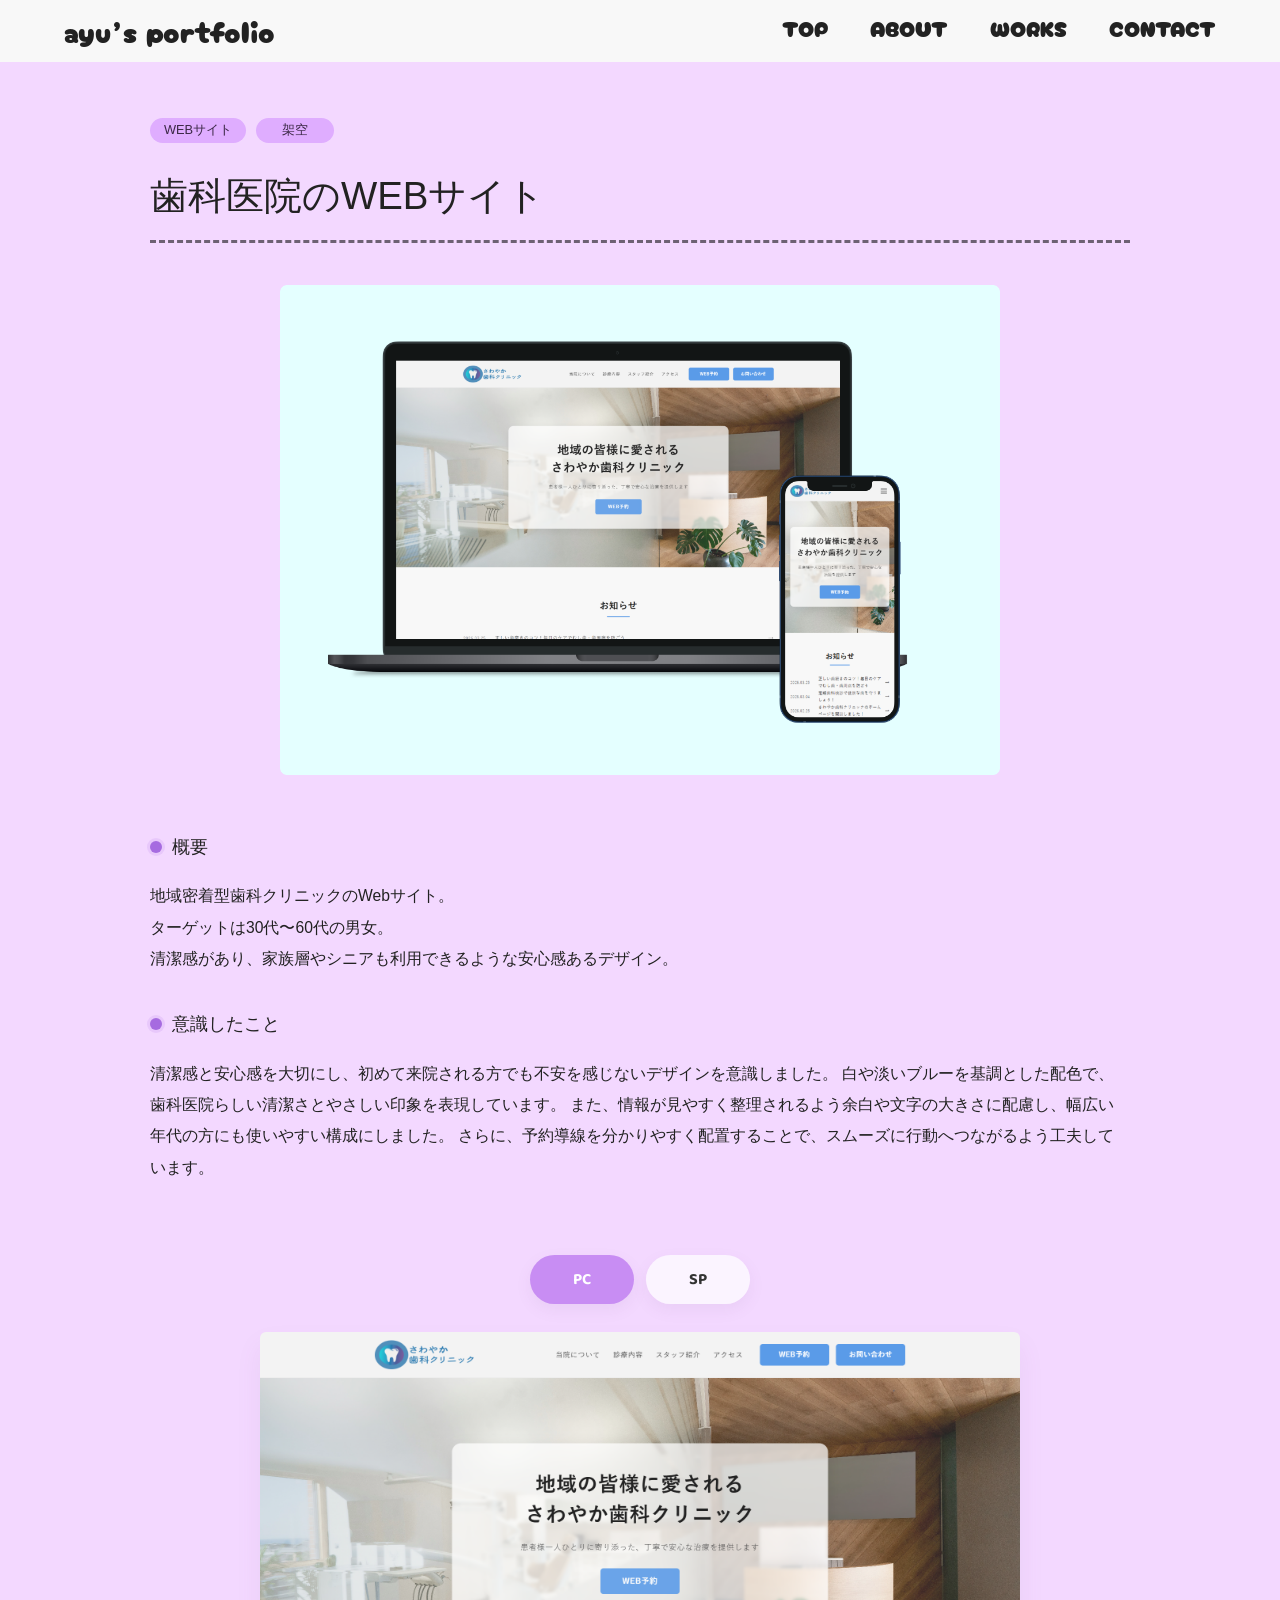
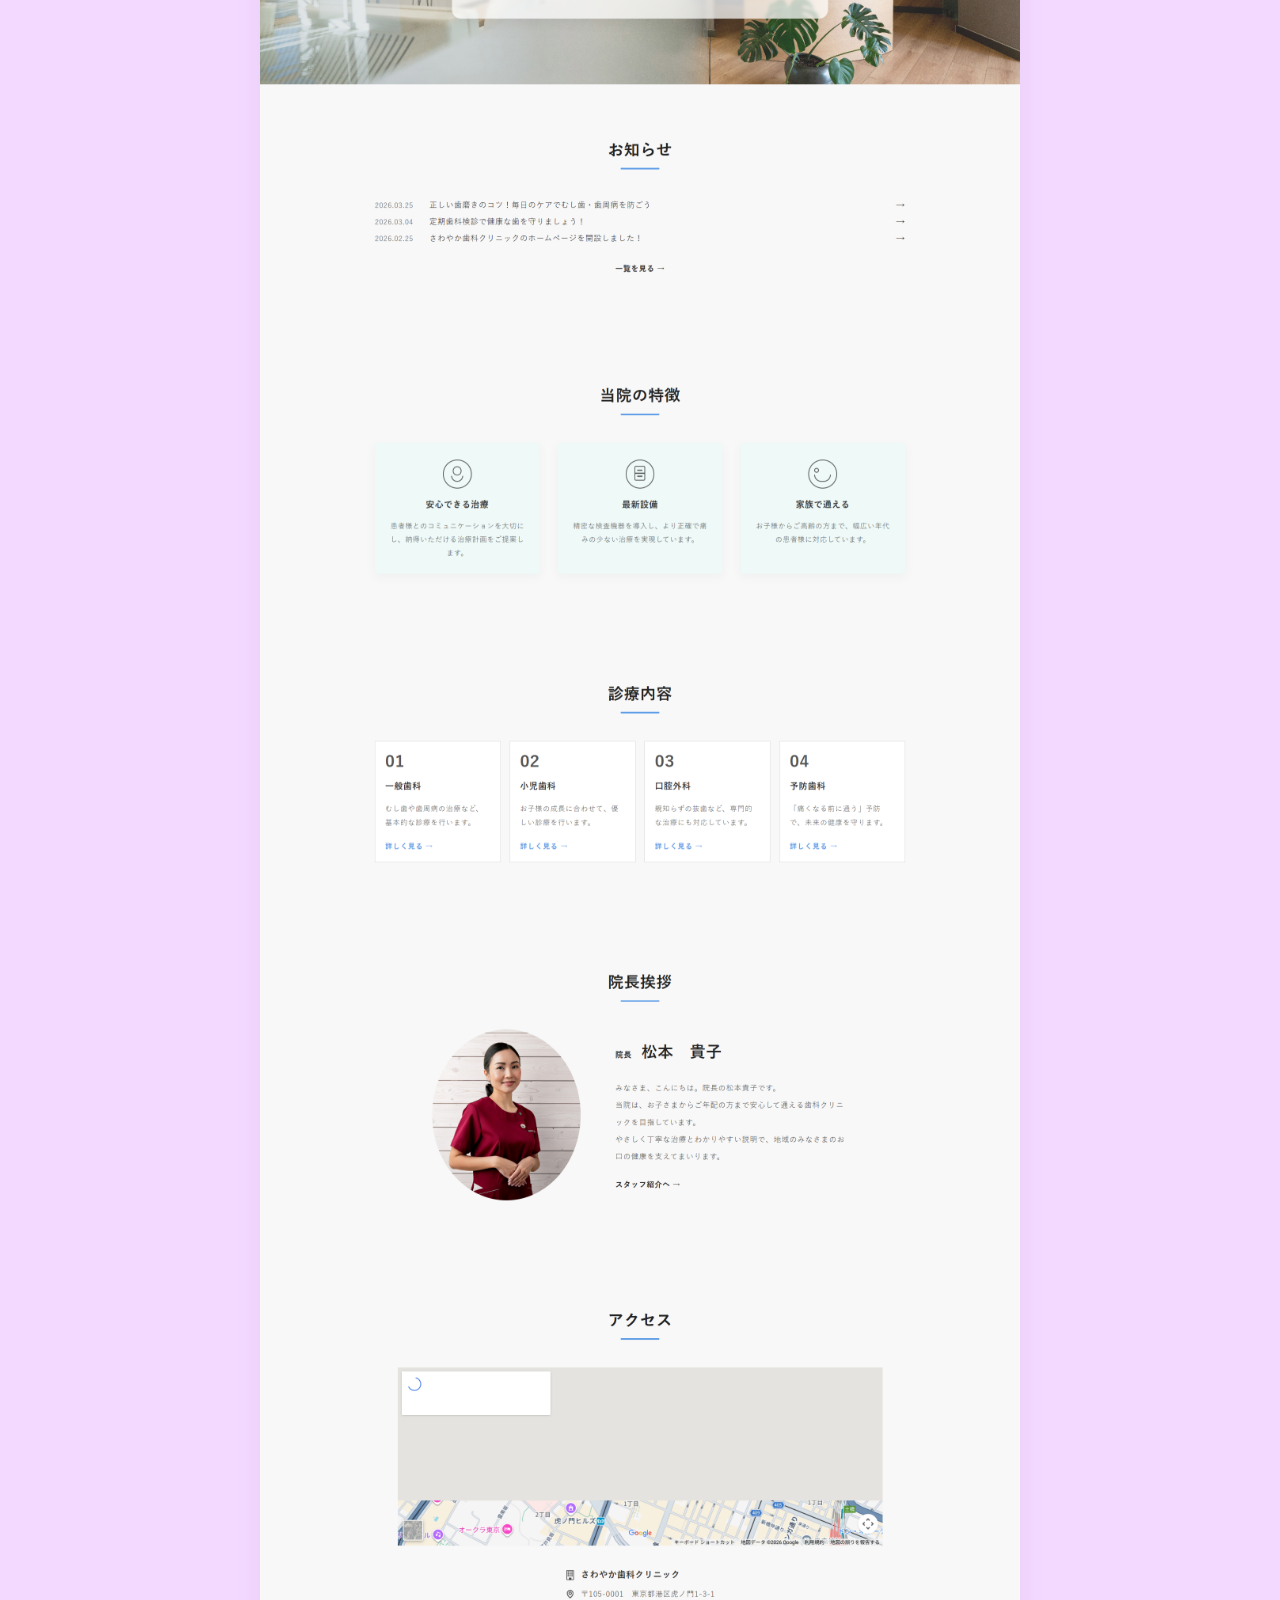
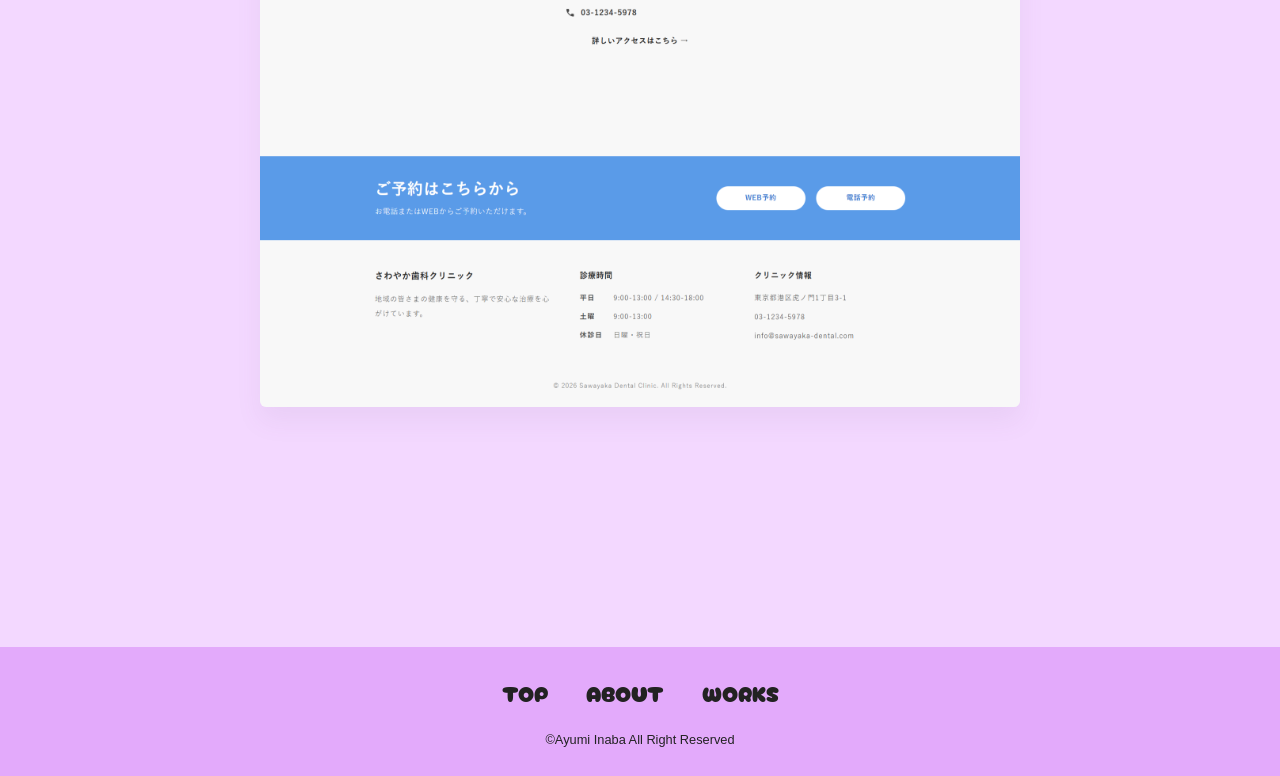
<file: works-dental-site.html>
<!DOCTYPE html>
<html lang="ja">
<head>
  <meta charset="UTF-8" />
  <meta name="viewport" content="width=device-width, initial-scale=1.0" />
  <title>歯科医院のWEBサイト | ayu's portfolio</title>
  <meta name="description" content="制作実績の詳細ページです。" />

  <!-- Google Fonts -->
  <link rel="preconnect" href="https://fonts.googleapis.com" />
  <link rel="preconnect" href="https://fonts.gstatic.com" crossorigin />
  <link
    href="https://fonts.googleapis.com/css2?family=Baloo+2:wght@400;500;600;700;800&family=Cherry+Bomb+One&family=Kosugi+Maru&display=swap"
    rel="stylesheet"
  />

  <link rel="stylesheet" href="css/style.css" />
</head>
<body>
  <header class="header">
    <div class="header__inner">
      <a href="/portfolio" class="header__logo">ayu’s portfolio</a>

      <button class="hamburger" id="hamburger" aria-label="メニューを開く" aria-controls="global-nav" aria-expanded="false">
        <span></span>
        <span></span>
        <span></span>
      </button>

      <nav class="header__nav" id="global-nav">
        <ul class="header__navList">
          <li><a href="/portfolio#top">TOP</a></li>
          <li><a href="/portfolio/about">ABOUT</a></li>
          <li><a href="/portfolio#works">WORKS</a></li>
          <li><a href="/portfolio/contact">CONTACT</a></li>
        </ul>
      </nav>
    </div>
  </header>

  <main class="workDetailPage">
    <section class="workDetail">
      <div class="workDetail__inner">
        <div class="workDetail__head fade-up">
          <div class="workDetail__tags">
            <span>WEBサイト</span>
            <span>架空</span>
          </div>

          <h1 class="workDetail__title">歯科医院のWEBサイト</h1>
          <div class="workDetail__line"></div>
        </div>

        <div class="workDetail__fv fade-up">
          <img src="img/work-detail-mockup-dental.png" alt="歯科医院サイトのモックアップ画像" />
        </div>

        <div class="workDetail__info">
          <section class="workDetailBlock fade-up">
            <h2 class="workDetailBlock__title">
              <span class="workDetailBlock__dot"></span>
              概要
            </h2>
            <div class="workDetailBlock__text">
              <p>
                地域密着型歯科クリニックのWebサイト。<br>
                ターゲットは30代〜60代の男女。<br>
                清潔感があり、家族層やシニアも利用できるような安心感あるデザイン。
              </p>
            </div>
          </section>

          <section class="workDetailBlock fade-up">
            <h2 class="workDetailBlock__title">
              <span class="workDetailBlock__dot"></span>
              意識したこと
            </h2>
            <div class="workDetailBlock__text">
              <p>
                清潔感と安心感を大切にし、初めて来院される方でも不安を感じないデザインを意識しました。
                白や淡いブルーを基調とした配色で、歯科医院らしい清潔さとやさしい印象を表現しています。
                また、情報が見やすく整理されるよう余白や文字の大きさに配慮し、幅広い年代の方にも使いやすい構成にしました。
                さらに、予約導線を分かりやすく配置することで、スムーズに行動へつながるよう工夫しています。
              </p>
            </div>
          </section>
        </div>

        <section class="workShot fade-up">
          <div class="workShot__switch" role="tablist" aria-label="表示切り替え">
            <button class="workShot__button is-active" type="button" data-view="pc" aria-selected="true">
              PC
            </button>
            <button class="workShot__button" type="button" data-view="sp" aria-selected="false">
              SP
            </button>
          </div>

          <div class="workShot__viewer">
            <div class="workShot__panel is-active" data-panel="pc">
              <img src="img/work-detail-dental-pc.png" alt="歯科医院サイトのPC版スクリーンショット" />
            </div>

            <div class="workShot__panel" data-panel="sp">
              <img src="img/work-detail-dental-sp.png" alt="歯科医院サイトのスマートフォン版スクリーンショット" />
            </div>
          </div>
        </section>
      </div>
    </section>
  </main>

  <footer class="footer">
    <div class="footer__inner">
      <nav class="footer__nav">
        <ul class="footer__navList">
          <li><a href="/portfolio#top">TOP</a></li>
          <li><a href="/portfolio/about">ABOUT</a></li>
          <li><a href="/portfolio#works">WORKS</a></li>
        </ul>
      </nav>
      <p class="footer__copy">©Ayumi Inaba All Right Reserved</p>
    </div>
  </footer>

  <script src="js/main.js"></script>
</body>
</html>
</file>
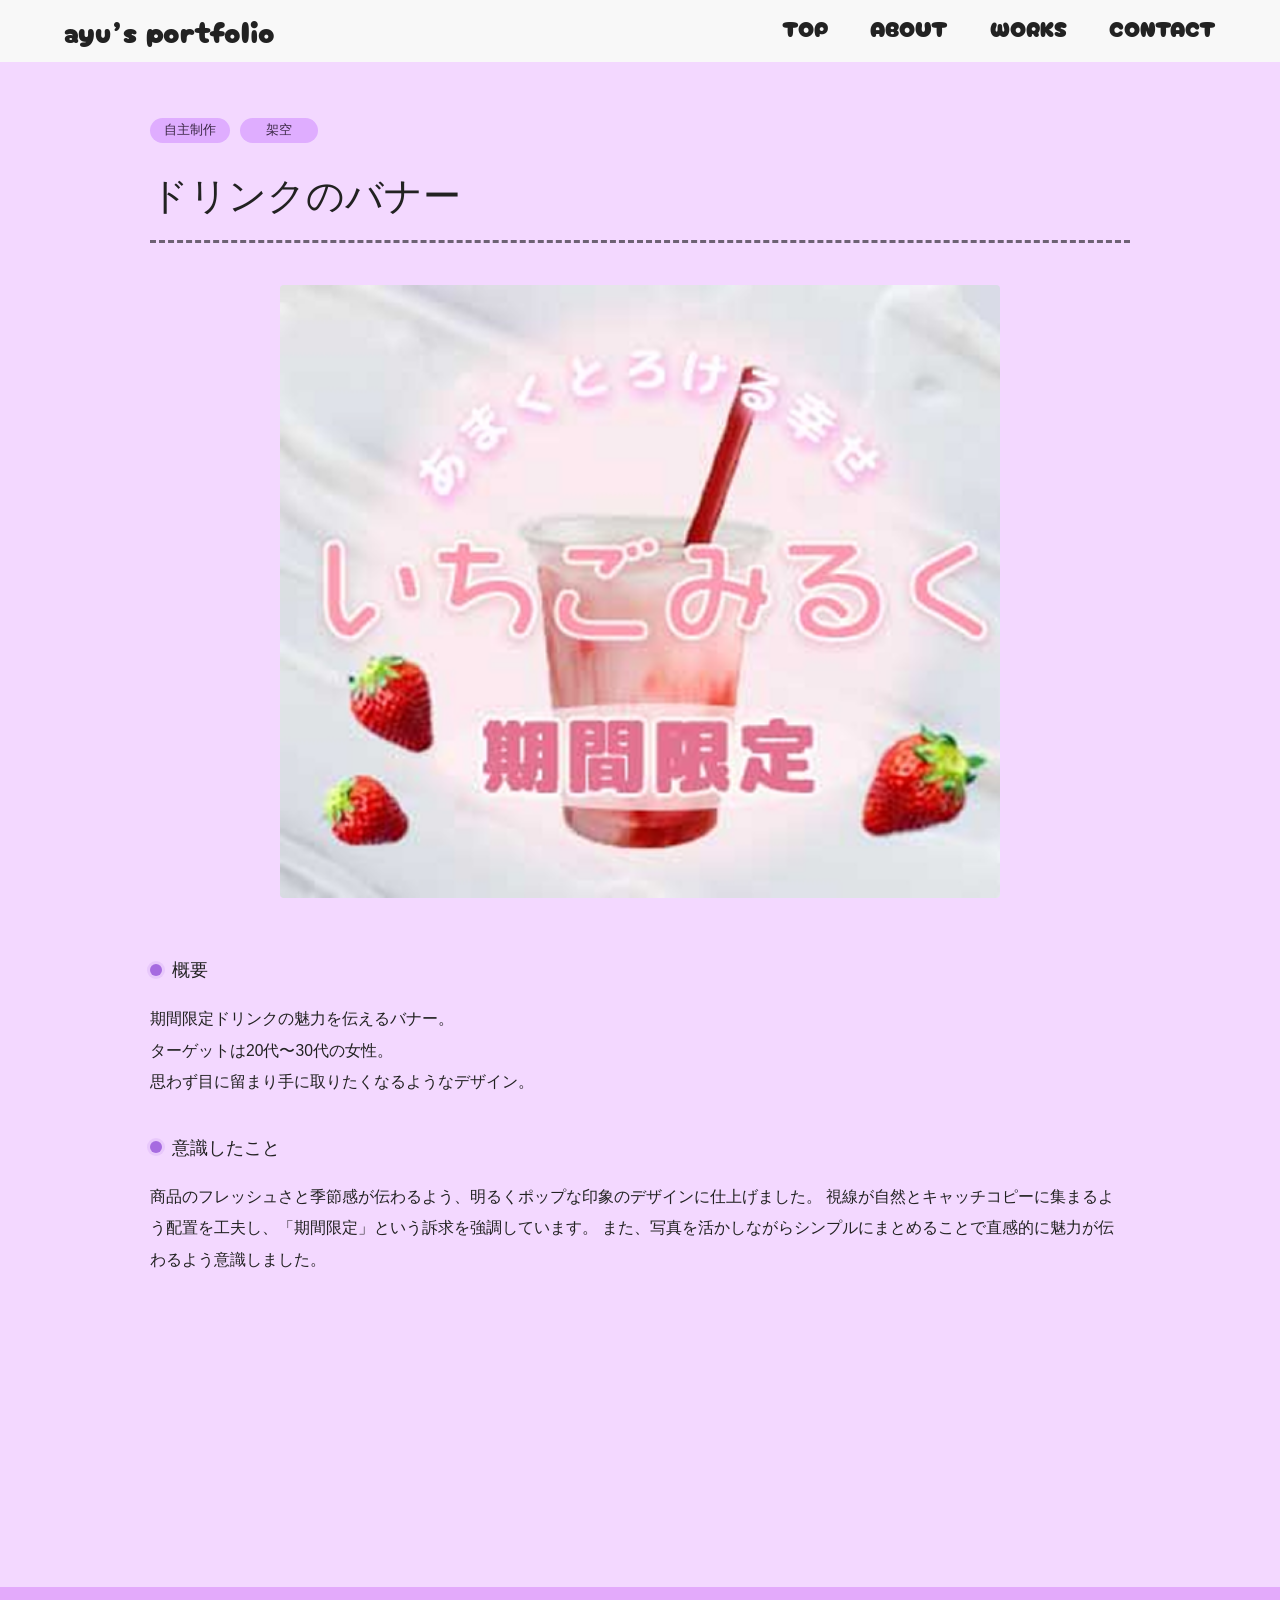
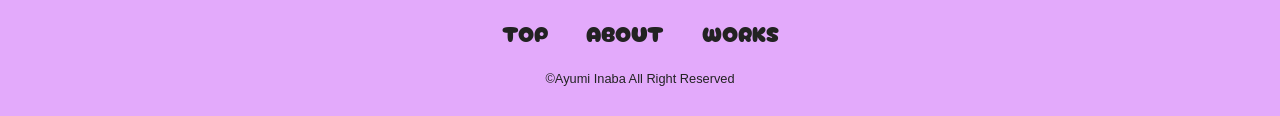
<file: works-drink-banner.html>
<!DOCTYPE html>
<html lang="ja">
<head>
  <meta charset="UTF-8" />
  <meta name="viewport" content="width=device-width, initial-scale=1.0" />
  <title>ドリンクのバナー | ayu's portfolio</title>
  <meta name="description" content="制作実績の詳細ページです。" />

  <!-- Google Fonts -->
  <link rel="preconnect" href="https://fonts.googleapis.com" />
  <link rel="preconnect" href="https://fonts.gstatic.com" crossorigin />
  <link
    href="https://fonts.googleapis.com/css2?family=Baloo+2:wght@400;500;600;700;800&family=Cherry+Bomb+One&family=Kosugi+Maru&display=swap"
    rel="stylesheet"
  />

  <link rel="stylesheet" href="css/style.css" />
</head>
<body>
  <header class="header">
    <div class="header__inner">
      <a href="/portfolio" class="header__logo">ayu’s portfolio</a>

      <button class="hamburger" id="hamburger" aria-label="メニューを開く" aria-controls="global-nav" aria-expanded="false">
        <span></span>
        <span></span>
        <span></span>
      </button>

      <nav class="header__nav" id="global-nav">
        <ul class="header__navList">
          <li><a href="/portfolio#top">TOP</a></li>
          <li><a href="/portfolio/about">ABOUT</a></li>
          <li><a href="/portfolio#works">WORKS</a></li>
          <li><a href="/portfolio/contact">CONTACT</a></li>
        </ul>
      </nav>
    </div>
  </header>

  <main class="workDetailPage">
    <section class="workDetail">
      <div class="workDetail__inner">
        <div class="workDetail__head fade-up">
          <div class="workDetail__tags">
            <span>自主制作</span>
            <span>架空</span>
          </div>

          <h1 class="workDetail__title">ドリンクのバナー</h1>
          <div class="workDetail__line"></div>
        </div>

        <div class="workDetail__fv fade-up">
          <img src="img/worksbanner-drink.png" alt="ドリンクのバナー画像" />
        </div>

        <div class="workDetail__info">
          <section class="workDetailBlock fade-up">
            <h2 class="workDetailBlock__title">
              <span class="workDetailBlock__dot"></span>
              概要
            </h2>
            <div class="workDetailBlock__text">
              <p>
                期間限定ドリンクの魅力を伝えるバナー。<br>
                ターゲットは20代〜30代の女性。<br>
                思わず目に留まり手に取りたくなるようなデザイン。
              </p>
            </div>
          </section>

          <section class="workDetailBlock fade-up">
            <h2 class="workDetailBlock__title">
              <span class="workDetailBlock__dot"></span>
              意識したこと
            </h2>
            <div class="workDetailBlock__text">
              <p>
                商品のフレッシュさと季節感が伝わるよう、明るくポップな印象のデザインに仕上げました。
                視線が自然とキャッチコピーに集まるよう配置を工夫し、「期間限定」という訴求を強調しています。
                また、写真を活かしながらシンプルにまとめることで直感的に魅力が伝わるよう意識しました。
              </p>
            </div>
          </section>
        </div>

  </main>

  <footer class="footer">
    <div class="footer__inner">
      <nav class="footer__nav">
        <ul class="footer__navList">
          <li><a href="/portfolio#top">TOP</a></li>
          <li><a href="/portfolio/about">ABOUT</a></li>
          <li><a href="/portfolio#works">WORKS</a></li>
        </ul>
      </nav>
      <p class="footer__copy">©Ayumi Inaba All Right Reserved</p>
    </div>
  </footer>

  <script src="js/main.js"></script>
</body>
</html>
</file>
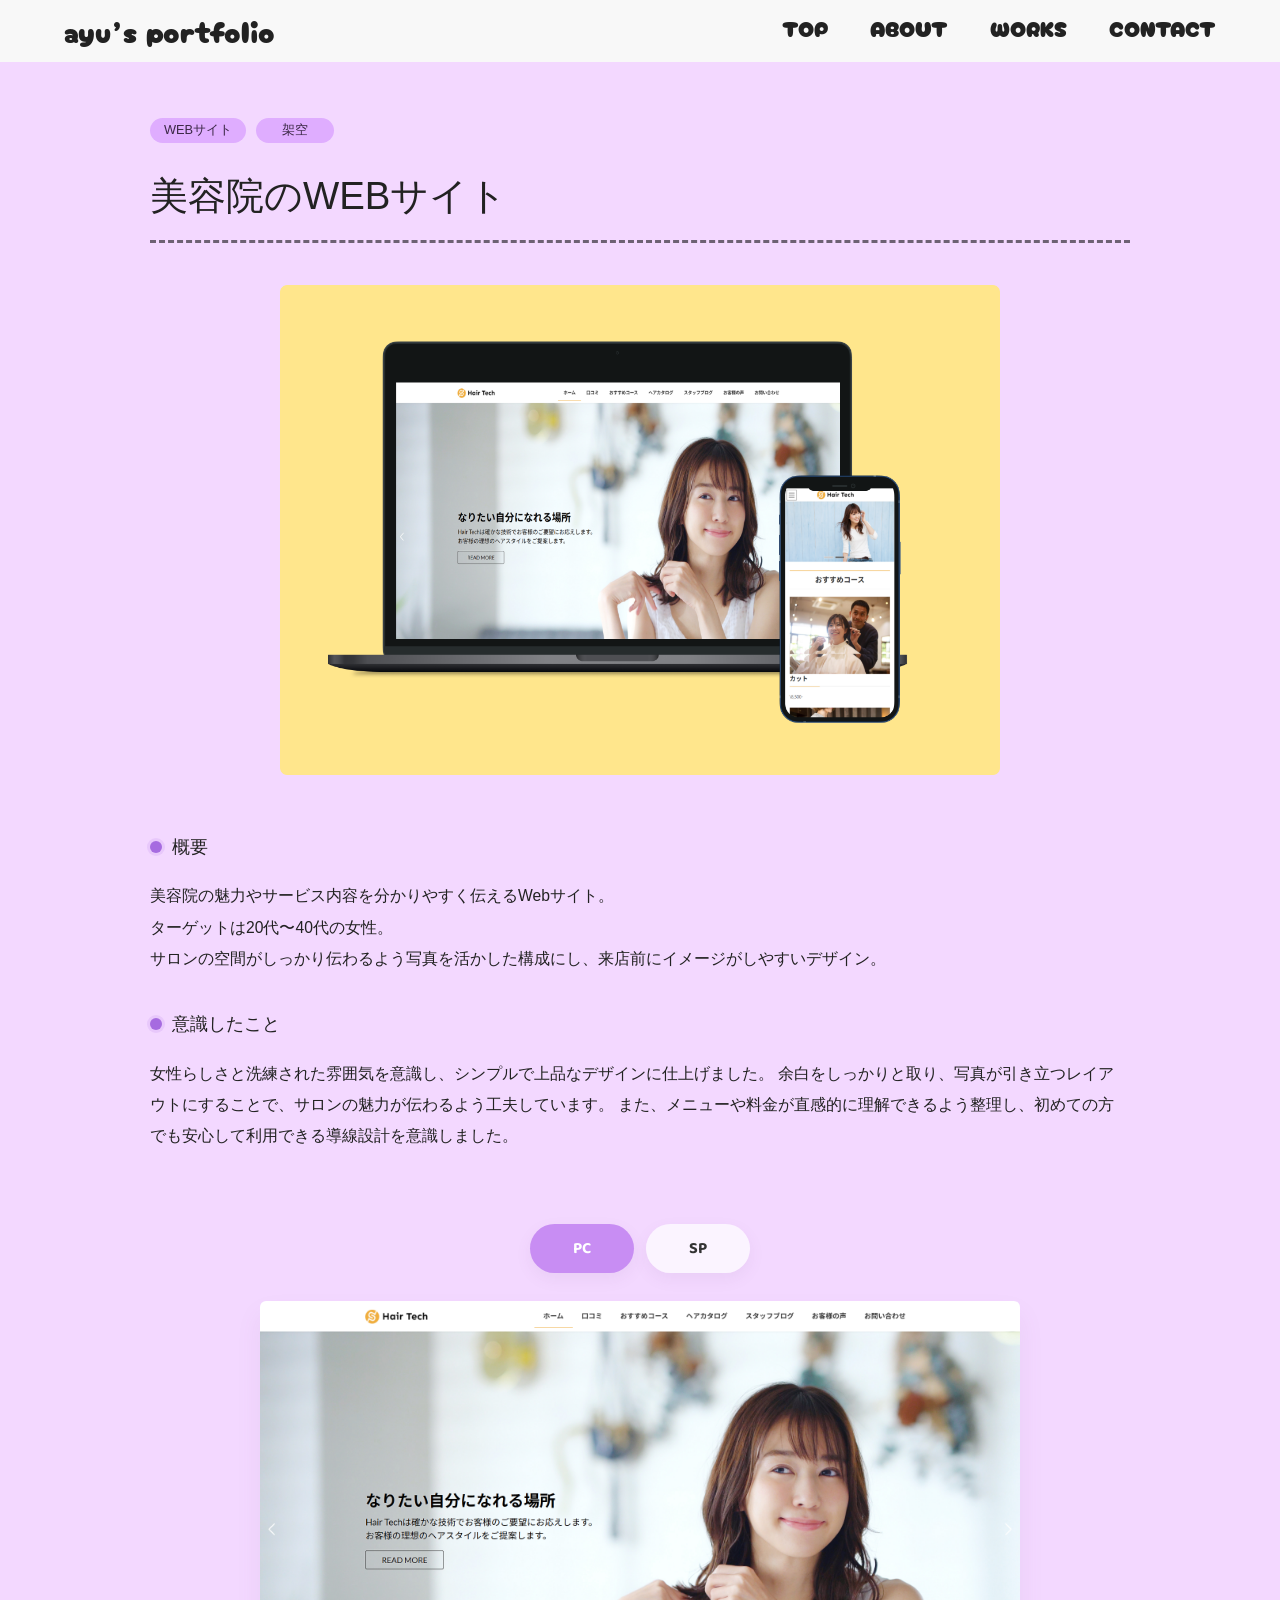
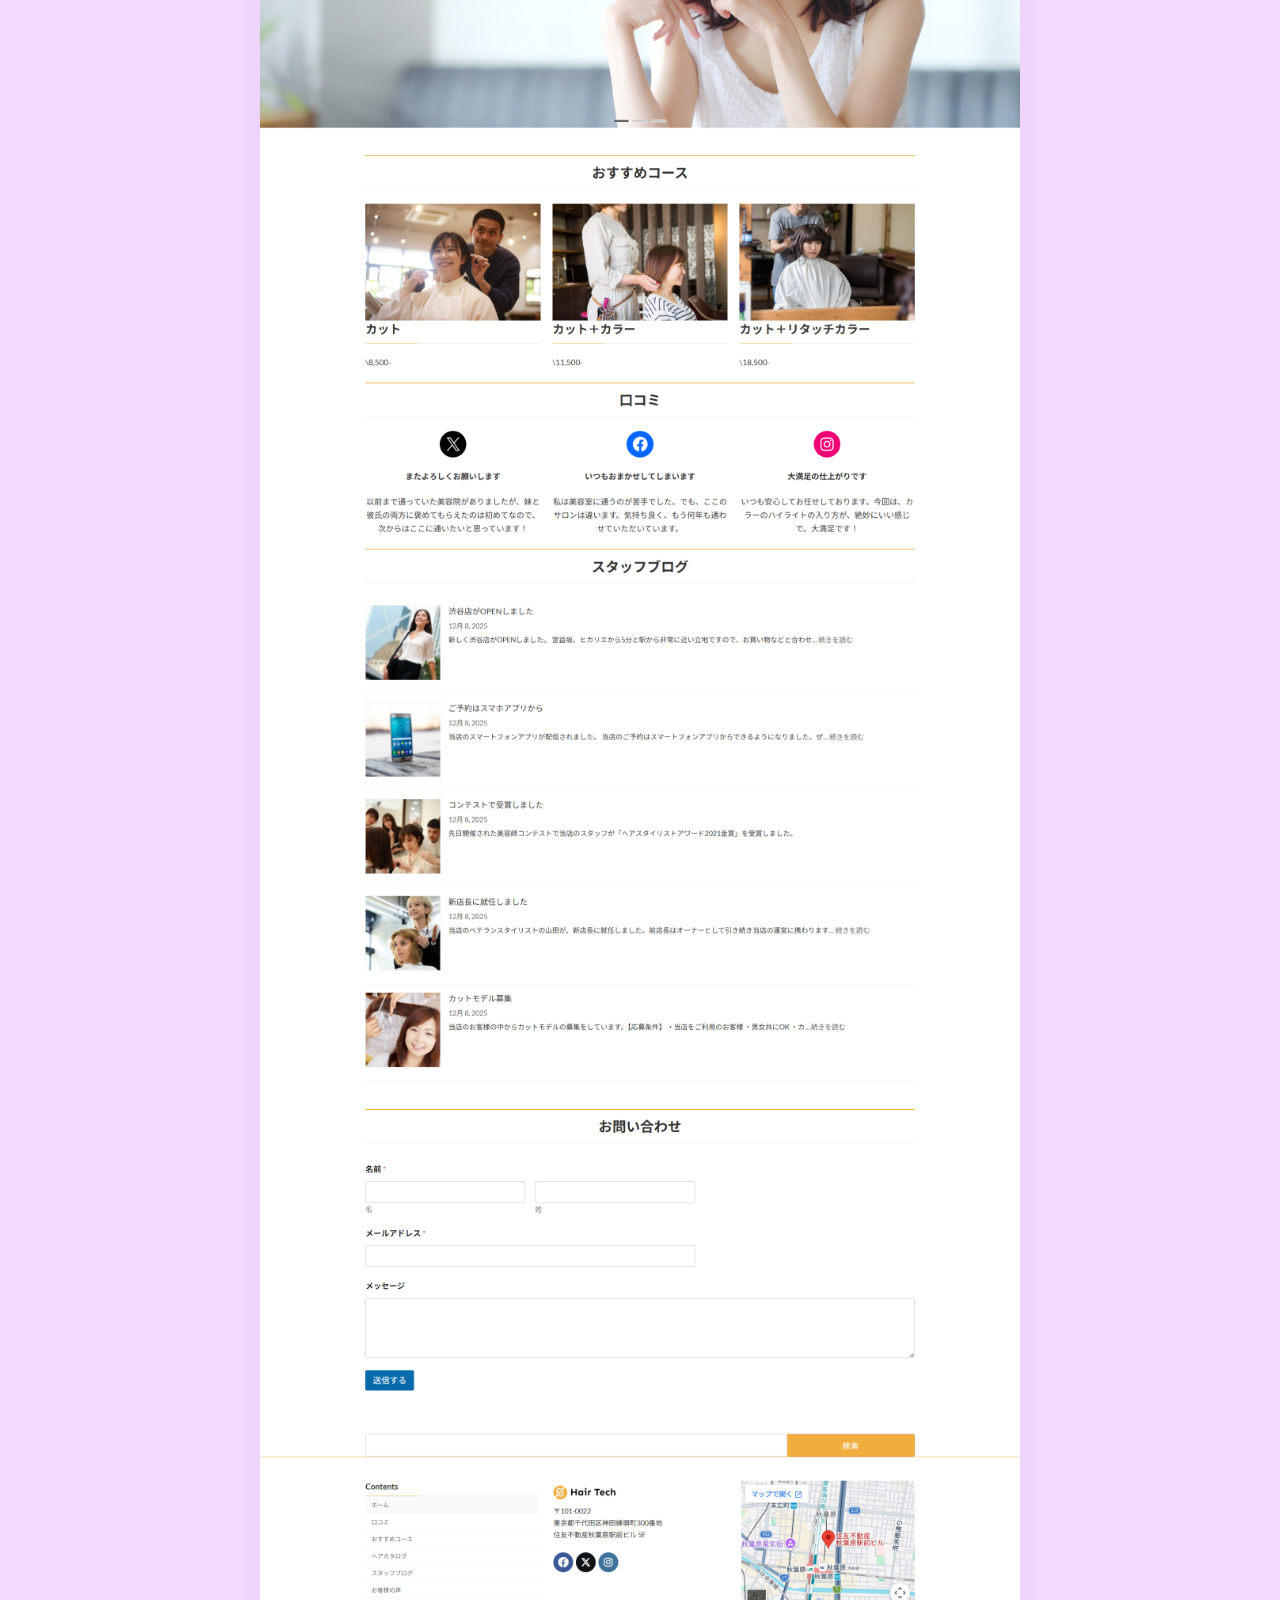
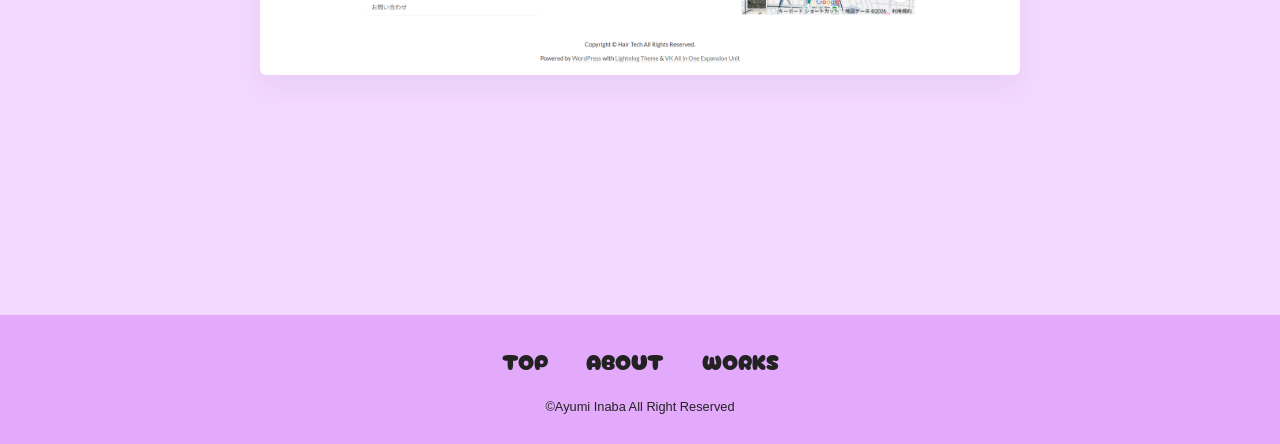
<file: works-salon-site.html>
<!DOCTYPE html>
<html lang="ja">
<head>
  <meta charset="UTF-8" />
  <meta name="viewport" content="width=device-width, initial-scale=1.0" />
  <title>美容院のWEBサイト | ayu's portfolio</title>
  <meta name="description" content="制作実績の詳細ページです。" />

  <!-- Google Fonts -->
  <link rel="preconnect" href="https://fonts.googleapis.com" />
  <link rel="preconnect" href="https://fonts.gstatic.com" crossorigin />
  <link
    href="https://fonts.googleapis.com/css2?family=Baloo+2:wght@400;500;600;700;800&family=Cherry+Bomb+One&family=Kosugi+Maru&display=swap"
    rel="stylesheet"
  />

  <link rel="stylesheet" href="css/style.css" />
</head>
<body>
  <header class="header">
    <div class="header__inner">
      <a href="/portfolio" class="header__logo">ayu’s portfolio</a>

      <button class="hamburger" id="hamburger" aria-label="メニューを開く" aria-controls="global-nav" aria-expanded="false">
        <span></span>
        <span></span>
        <span></span>
      </button>

      <nav class="header__nav" id="global-nav">
        <ul class="header__navList">
          <li><a href="/portfolio#top">TOP</a></li>
          <li><a href="/portfolio/about">ABOUT</a></li>
          <li><a href="/portfolio#works">WORKS</a></li>
          <li><a href="/portfolio/contact">CONTACT</a></li>
        </ul>
      </nav>
    </div>
  </header>

  <main class="workDetailPage">
    <section class="workDetail">
      <div class="workDetail__inner">
        <div class="workDetail__head fade-up">
          <div class="workDetail__tags">
            <span>WEBサイト</span>
            <span>架空</span>
          </div>

          <h1 class="workDetail__title">美容院のWEBサイト</h1>
          <div class="workDetail__line"></div>
        </div>

        <div class="workDetail__fv fade-up">
          <img src="img/work-detail-mockup-salon.png" alt="美容院サイトのモックアップ画像" />
        </div>

        <div class="workDetail__info">
          <section class="workDetailBlock fade-up">
            <h2 class="workDetailBlock__title">
              <span class="workDetailBlock__dot"></span>
              概要
            </h2>
            <div class="workDetailBlock__text">
              <p>
                美容院の魅力やサービス内容を分かりやすく伝えるWebサイト。<br>
                ターゲットは20代〜40代の女性。<br>
                サロンの空間がしっかり伝わるよう写真を活かした構成にし、来店前にイメージがしやすいデザイン。
              </p>
            </div>
          </section>

          <section class="workDetailBlock fade-up">
            <h2 class="workDetailBlock__title">
              <span class="workDetailBlock__dot"></span>
              意識したこと
            </h2>
            <div class="workDetailBlock__text">
              <p>
                女性らしさと洗練された雰囲気を意識し、シンプルで上品なデザインに仕上げました。
                余白をしっかりと取り、写真が引き立つレイアウトにすることで、サロンの魅力が伝わるよう工夫しています。
                また、メニューや料金が直感的に理解できるよう整理し、初めての方でも安心して利用できる導線設計を意識しました。
              </p>
            </div>
          </section>
        </div>

        <section class="workShot fade-up">
          <div class="workShot__switch" role="tablist" aria-label="表示切り替え">
            <button class="workShot__button is-active" type="button" data-view="pc" aria-selected="true">
              PC
            </button>
            <button class="workShot__button" type="button" data-view="sp" aria-selected="false">
              SP
            </button>
          </div>

          <div class="workShot__viewer">
            <div class="workShot__panel is-active" data-panel="pc">
              <img src="img/work-detail-salon-pc.png" alt="美容院サイトのPC版スクリーンショット" />
            </div>

            <div class="workShot__panel" data-panel="sp">
              <img src="img/work-detail-salon-sp.png" alt="美容院サイトのスマートフォン版スクリーンショット" />
            </div>
          </div>
        </section>
      </div>
    </section>
  </main>

  <footer class="footer">
    <div class="footer__inner">
      <nav class="footer__nav">
        <ul class="footer__navList">
          <li><a href="/portfolio#top">TOP</a></li>
          <li><a href="/portfolio/about">ABOUT</a></li>
          <li><a href="/portfolio#works">WORKS</a></li>
        </ul>
      </nav>
      <p class="footer__copy">©Ayumi Inaba All Right Reserved</p>
    </div>
  </footer>

  <script src="js/main.js"></script>
</body>
</html>
</file>
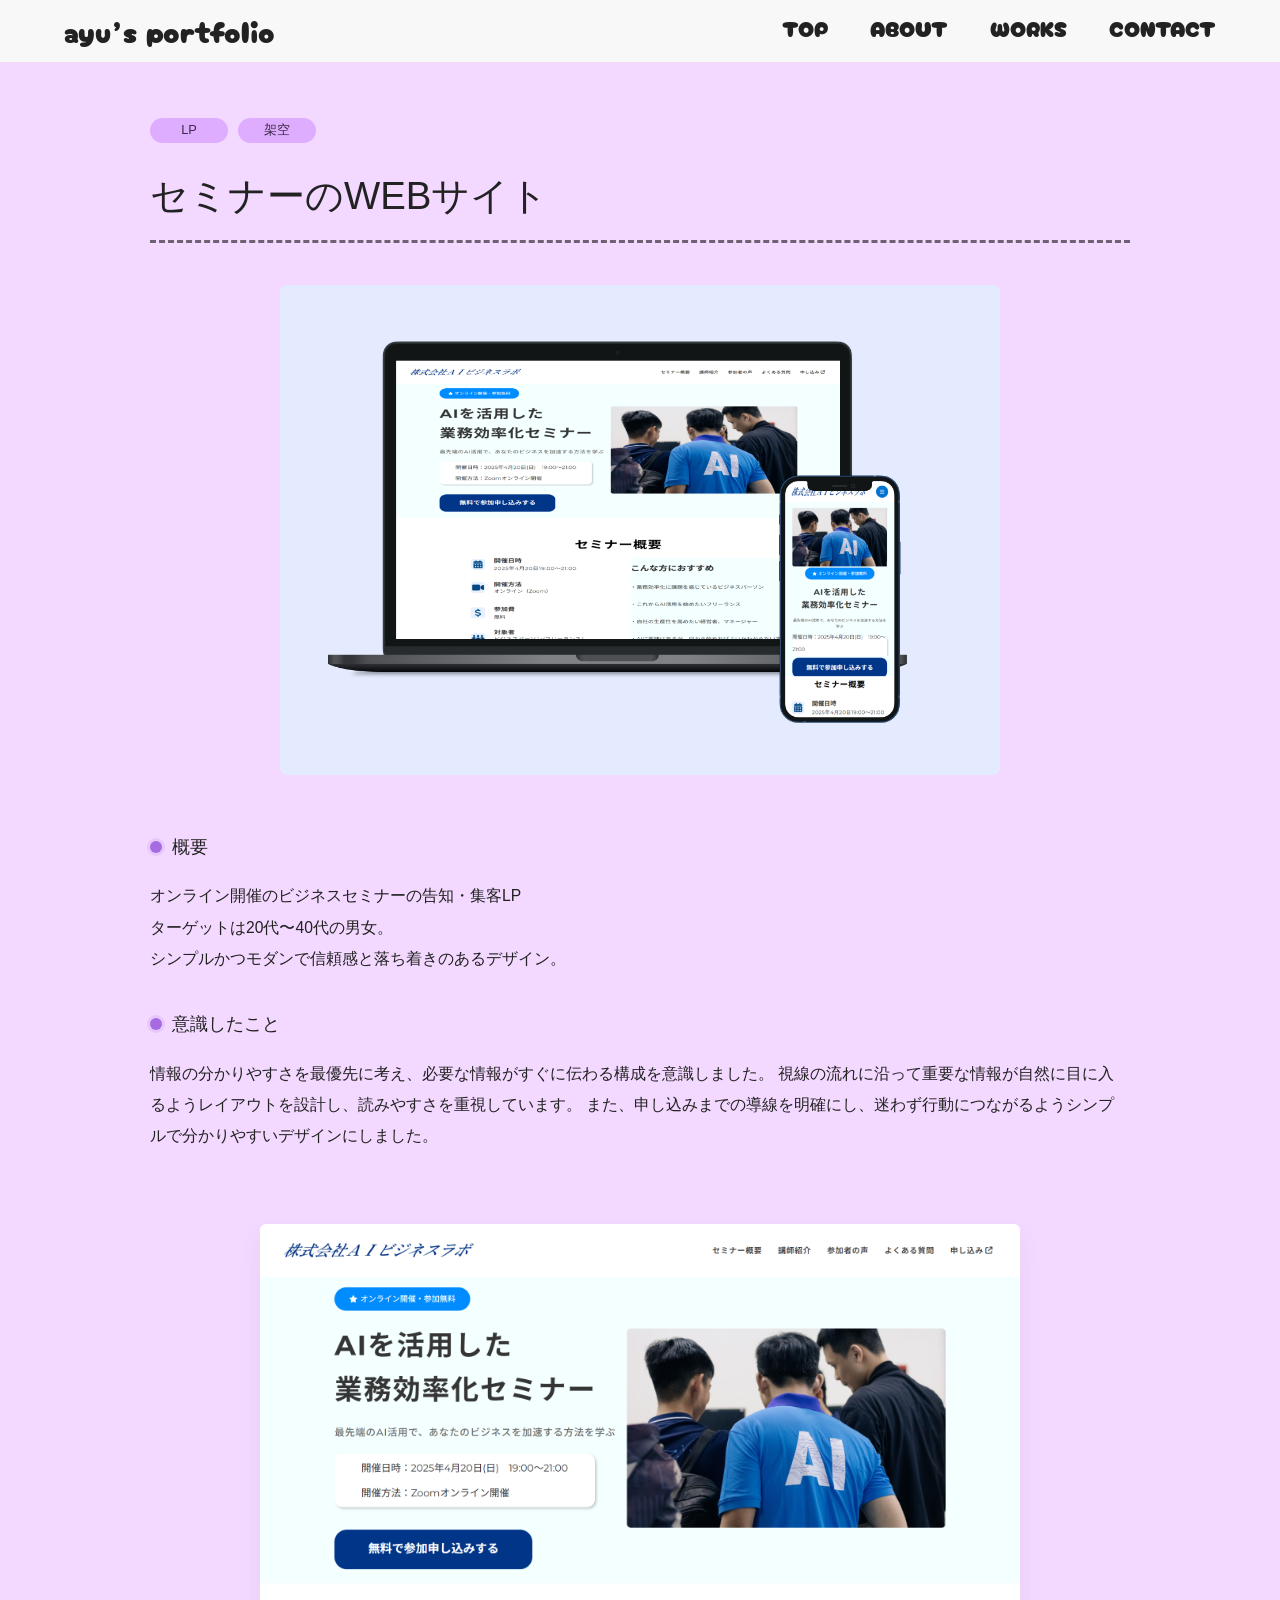
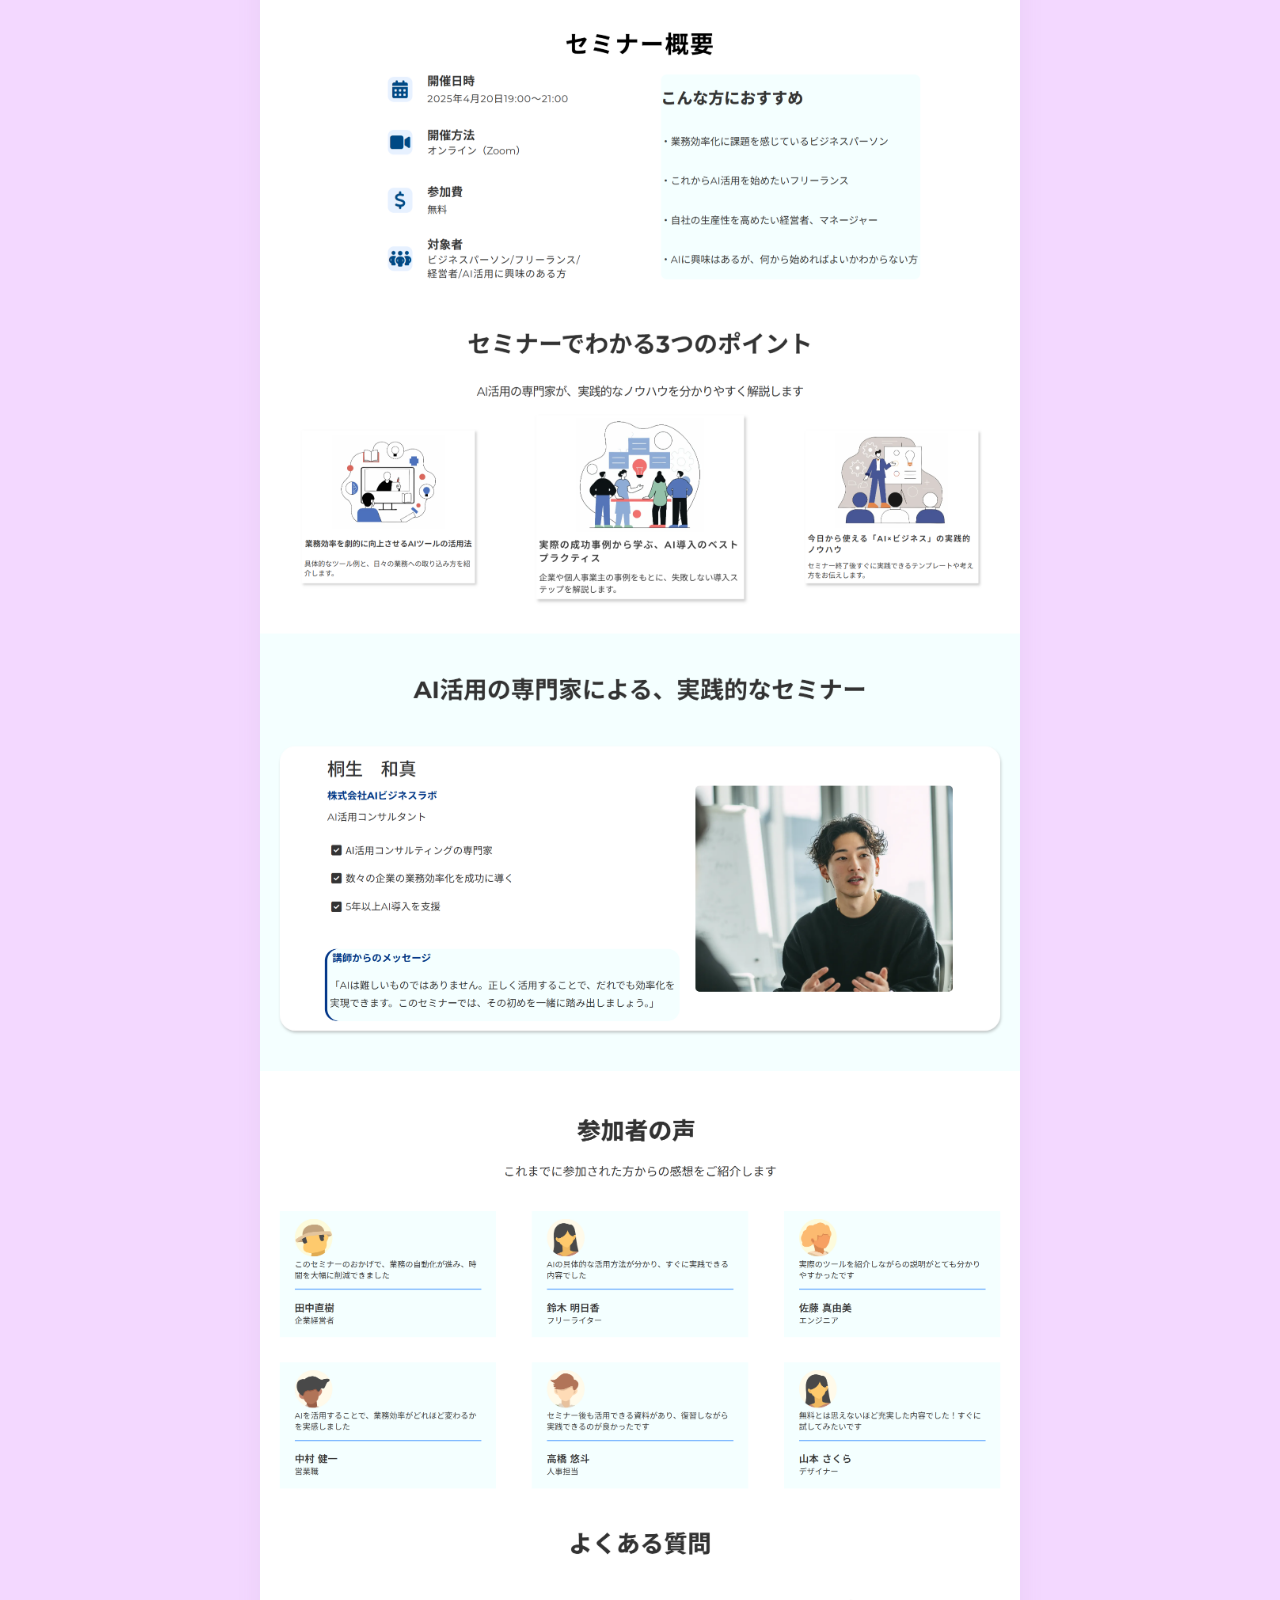
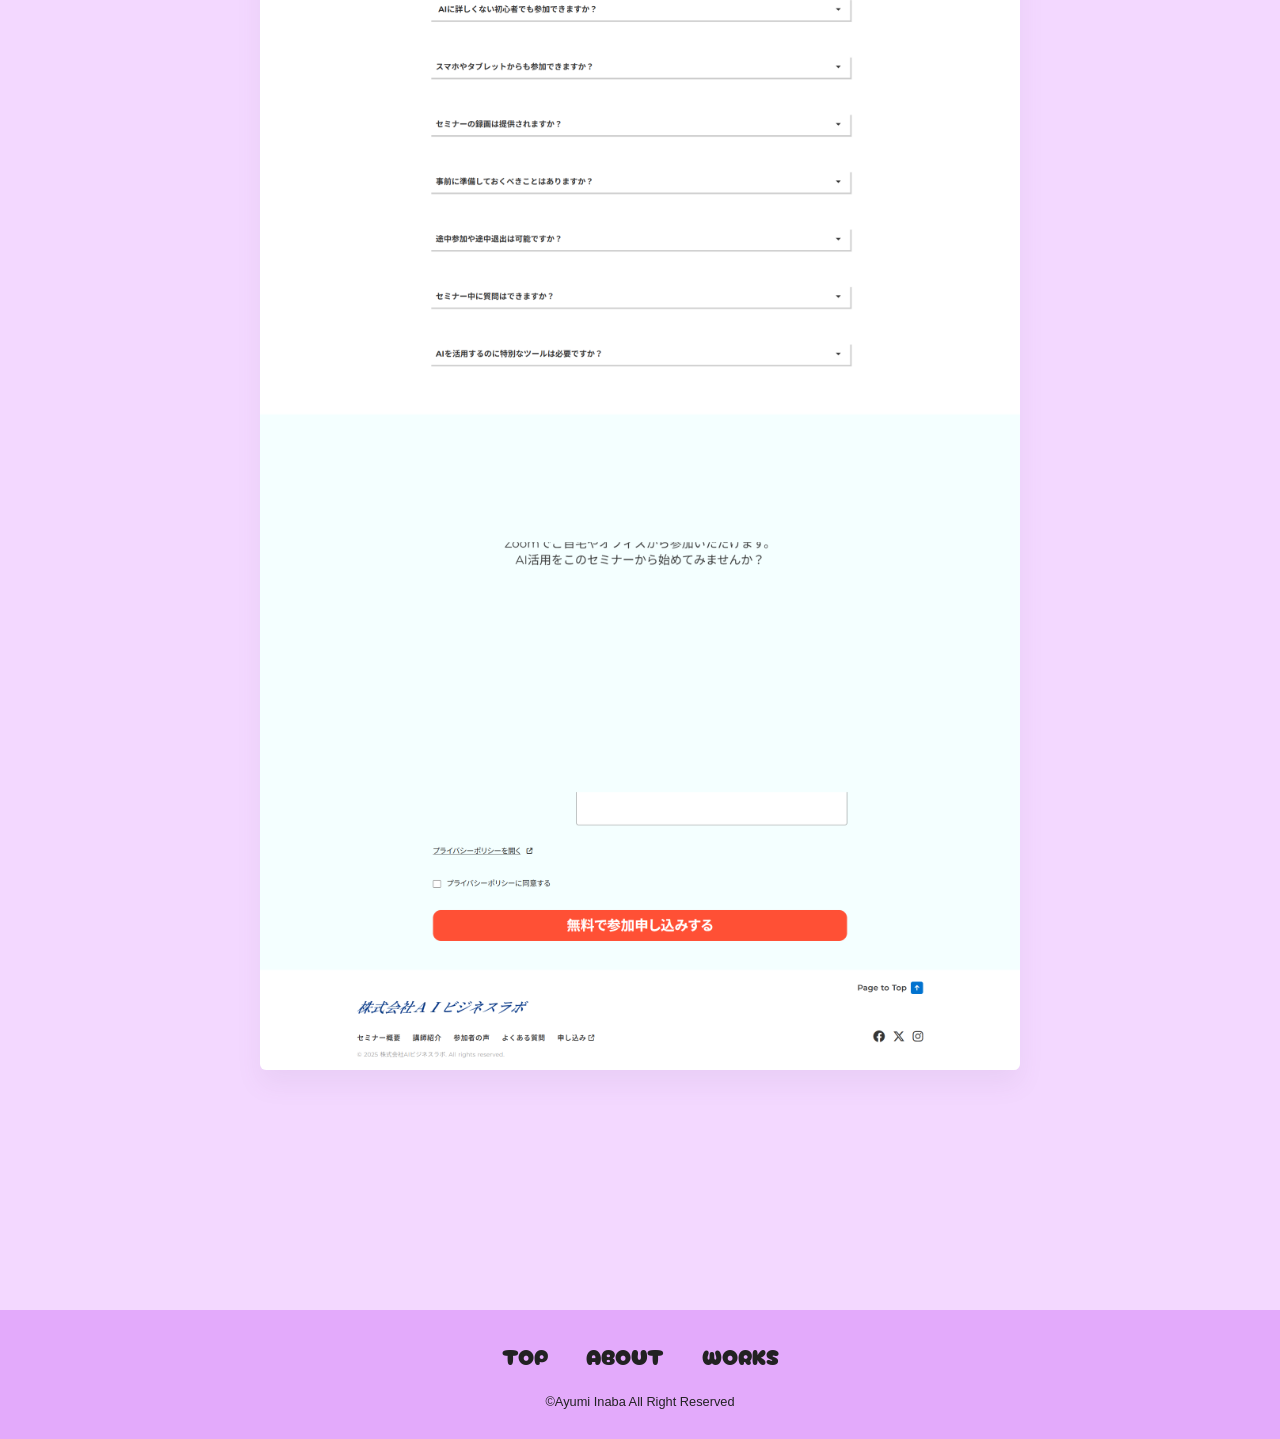
<file: works-seminar-site.html>
<!DOCTYPE html>
<html lang="ja">
<head>
  <meta charset="UTF-8" />
  <meta name="viewport" content="width=device-width, initial-scale=1.0" />
  <title>セミナーのWEBサイト | ayu's portfolio</title>
  <meta name="description" content="制作実績の詳細ページです。" />

  <!-- Google Fonts -->
  <link rel="preconnect" href="https://fonts.googleapis.com" />
  <link rel="preconnect" href="https://fonts.gstatic.com" crossorigin />
  <link
    href="https://fonts.googleapis.com/css2?family=Baloo+2:wght@400;500;600;700;800&family=Cherry+Bomb+One&family=Kosugi+Maru&display=swap"
    rel="stylesheet"
  />

  <link rel="stylesheet" href="css/style.css" />
</head>
<body>
  <header class="header">
    <div class="header__inner">
      <a href="/portfolio" class="header__logo">ayu’s portfolio</a>

      <button class="hamburger" id="hamburger" aria-label="メニューを開く" aria-controls="global-nav" aria-expanded="false">
        <span></span>
        <span></span>
        <span></span>
      </button>

      <nav class="header__nav" id="global-nav">
        <ul class="header__navList">
          <li><a href="/portfolio#top">TOP</a></li>
          <li><a href="/portfolio/about">ABOUT</a></li>
          <li><a href="/portfolio#works">WORKS</a></li>
          <li><a href="/portfolio/contact">CONTACT</a></li>
        </ul>
      </nav>
    </div>
  </header>

  <main class="workDetailPage">
    <section class="workDetail">
      <div class="workDetail__inner">
        <div class="workDetail__head fade-up">
          <div class="workDetail__tags">
            <span>LP</span>
            <span>架空</span>
          </div>

          <h1 class="workDetail__title">セミナーのWEBサイト</h1>
          <div class="workDetail__line"></div>
        </div>

        <div class="workDetail__fv fade-up">
          <img src="img/work-detail-mockup-seminar.png" alt="セミナーサイトのモックアップ画像" />
        </div>

        <div class="workDetail__info">
          <section class="workDetailBlock fade-up">
            <h2 class="workDetailBlock__title">
              <span class="workDetailBlock__dot"></span>
              概要
            </h2>
            <div class="workDetailBlock__text">
              <p>
                オンライン開催のビジネスセミナーの告知・集客LP<br>
                ターゲットは20代〜40代の男女。<br>
                シンプルかつモダンで信頼感と落ち着きのあるデザイン。
              </p>
            </div>
          </section>

          <section class="workDetailBlock fade-up">
            <h2 class="workDetailBlock__title">
              <span class="workDetailBlock__dot"></span>
              意識したこと
            </h2>
            <div class="workDetailBlock__text">
              <p>
                情報の分かりやすさを最優先に考え、必要な情報がすぐに伝わる構成を意識しました。
                視線の流れに沿って重要な情報が自然に目に入るようレイアウトを設計し、読みやすさを重視しています。
                また、申し込みまでの導線を明確にし、迷わず行動につながるようシンプルで分かりやすいデザインにしました。
              </p>
            </div>
          </section>
        </div>

        <section class="workShot fade-up">
          

          <div class="workShot__viewer">
            <div class="workShot__panel is-active" data-panel="pc">
              <img src="img/work-detail-seminar-pc.png" alt="セミナーサイトのPC版スクリーンショット" />
            </div>

          </div>
        </section>
      </div>
    </section>
  </main>

  <footer class="footer">
    <div class="footer__inner">
      <nav class="footer__nav">
        <ul class="footer__navList">
          <li><a href="/portfolio#top">TOP</a></li>
          <li><a href="/portfolio/about">ABOUT</a></li>
          <li><a href="/portfolio#works">WORKS</a></li>
        </ul>
      </nav>
      <p class="footer__copy">©Ayumi Inaba All Right Reserved</p>
    </div>
  </footer>

  <script src="js/main.js"></script>
</body>
</html>
</file>
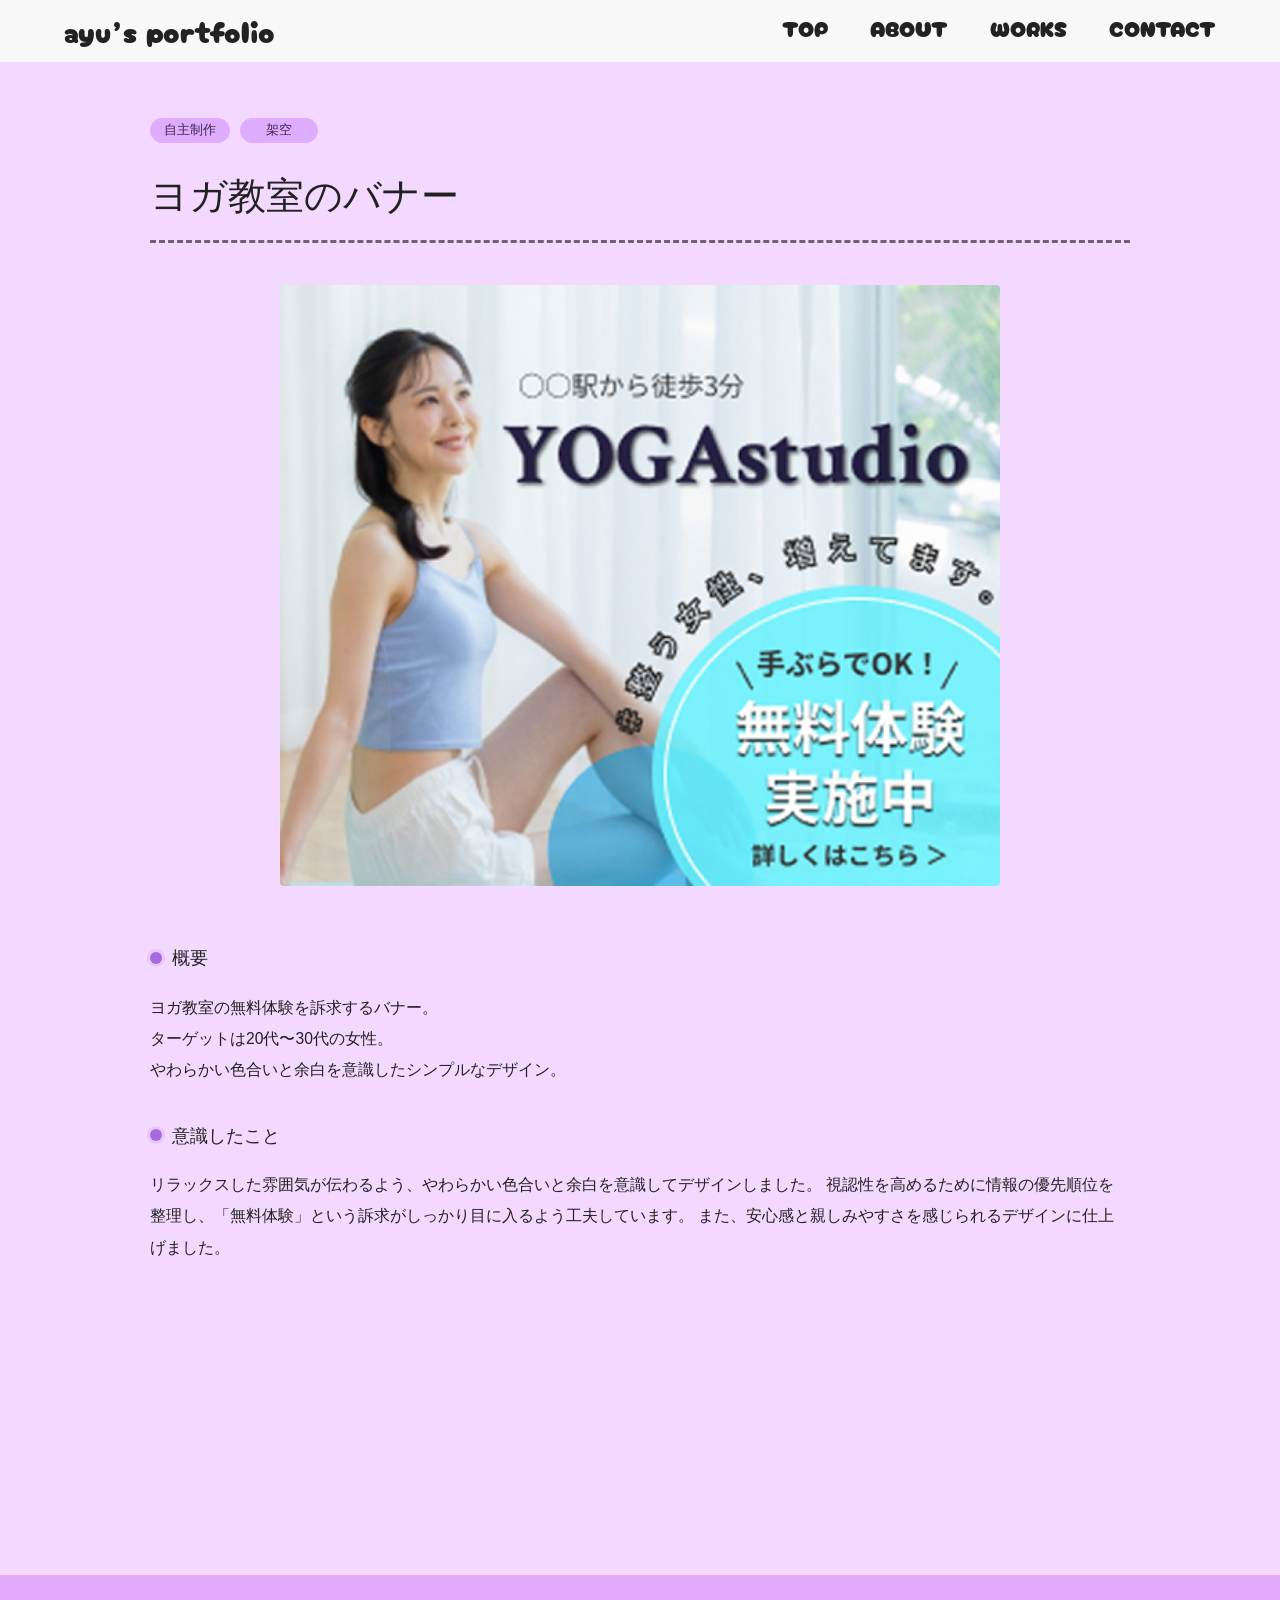
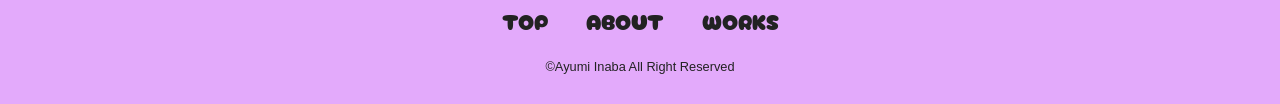
<file: works-yoga-banner.html>
<!DOCTYPE html>
<html lang="ja">
<head>
  <meta charset="UTF-8" />
  <meta name="viewport" content="width=device-width, initial-scale=1.0" />
  <title>ヨガ教室のバナー | ayu's portfolio</title>
  <meta name="description" content="制作実績の詳細ページです。" />

  <!-- Google Fonts -->
  <link rel="preconnect" href="https://fonts.googleapis.com" />
  <link rel="preconnect" href="https://fonts.gstatic.com" crossorigin />
  <link
    href="https://fonts.googleapis.com/css2?family=Baloo+2:wght@400;500;600;700;800&family=Cherry+Bomb+One&family=Kosugi+Maru&display=swap"
    rel="stylesheet"
  />

  <link rel="stylesheet" href="css/style.css" />
</head>
<body>
  <header class="header">
    <div class="header__inner">
      <a href="/portfolio" class="header__logo">ayu’s portfolio</a>

      <button class="hamburger" id="hamburger" aria-label="メニューを開く" aria-controls="global-nav" aria-expanded="false">
        <span></span>
        <span></span>
        <span></span>
      </button>

      <nav class="header__nav" id="global-nav">
        <ul class="header__navList">
          <li><a href="/portfolio#top">TOP</a></li>
          <li><a href="/portfolio/about">ABOUT</a></li>
          <li><a href="/portfolio#works">WORKS</a></li>
          <li><a href="/portfolio/contact">CONTACT</a></li>
        </ul>
      </nav>
    </div>
  </header>

  <main class="workDetailPage">
    <section class="workDetail">
      <div class="workDetail__inner">
        <div class="workDetail__head fade-up">
          <div class="workDetail__tags">
            <span>自主制作</span>
            <span>架空</span>
          </div>

          <h1 class="workDetail__title">ヨガ教室のバナー</h1>
          <div class="workDetail__line"></div>
        </div>

        <div class="workDetail__fv fade-up">
          <img src="img/worksbanner.png" alt="ヨガ教室のバナー画像" />
        </div>

        <div class="workDetail__info">
          <section class="workDetailBlock fade-up">
            <h2 class="workDetailBlock__title">
              <span class="workDetailBlock__dot"></span>
              概要
            </h2>
            <div class="workDetailBlock__text">
              <p>
                ヨガ教室の無料体験を訴求するバナー。<br>
                ターゲットは20代〜30代の女性。<br>
                やわらかい色合いと余白を意識したシンプルなデザイン。
              </p>
            </div>
          </section>

          <section class="workDetailBlock fade-up">
            <h2 class="workDetailBlock__title">
              <span class="workDetailBlock__dot"></span>
              意識したこと
            </h2>
            <div class="workDetailBlock__text">
              <p>
                リラックスした雰囲気が伝わるよう、やわらかい色合いと余白を意識してデザインしました。
                視認性を高めるために情報の優先順位を整理し、「無料体験」という訴求がしっかり目に入るよう工夫しています。
                また、安心感と親しみやすさを感じられるデザインに仕上げました。
              </p>
            </div>
          </section>
        </div>

  </main>

  <footer class="footer">
    <div class="footer__inner">
      <nav class="footer__nav">
        <ul class="footer__navList">
          <li><a href="/portfolio#top">TOP</a></li>
          <li><a href="/portfolio/about">ABOUT</a></li>
          <li><a href="/portfolio#works">WORKS</a></li>
        </ul>
      </nav>
      <p class="footer__copy">©Ayumi Inaba All Right Reserved</p>
    </div>
  </footer>

  <script src="js/main.js"></script>
</body>
</html>
</file>
<file: css/style.css>
@charset "UTF-8";

/* =========================
   base
========================= */
:root {
  --bg: #F3D8FF;
  --footer-bg: #E3AAFB;
  --white: #ffffff;
  --text: #222222;
  --sub-text: #444444;
  --line: #9E7AAF;
  --card-bg: rgba(255, 255, 255, 0.45);
  --shadow: 0 10px 30px rgba(121, 76, 143, 0.12);
  --radius-lg: 20px;
  --radius-md: 14px;
  --transition: 0.35s ease;
}

html {
  scroll-behavior: smooth;
}

body {
  margin: 0;
  color: var(--text);
  background: var(--bg);
  font-family: "Kosugi Maru", sans-serif;
  line-height: 1.7;
  -webkit-text-size-adjust: 100%;
  overflow-x: hidden;
}

*,
*::before,
*::after {
  box-sizing: border-box;
}

img {
  max-width: 100%;
  height: auto;
  vertical-align: bottom;
  display: block;
}

a {
  color: inherit;
  text-decoration: none;
}

ul {
  list-style: none;
  margin: 0;
  padding: 0;
}

/* =========================
   utility
========================= */
.section {
  padding: 120px 20px;
}

.section__inner {
  width: min(100%, 1100px);
  margin: 0 auto;
}

.sectionTitle {
  margin: 0;
  text-align: center;
  font-family: "Cherry Bomb One", system-ui;
  font-size: clamp(2rem, 3vw, 3rem);
  line-height: 1.1;
  letter-spacing: 0.06em;
}

.fade-up {
  opacity: 0;
  transform: translateY(40px);
  transition: opacity 0.9s ease, transform 0.9s ease;
}

.fade-up.is-show {
  opacity: 1;
  transform: translateY(0);
}

/* =========================
   header
========================= */
.header {
  background: #f8f8f8;
  position: relative;
  z-index: 100;
}

.header__inner {
  width: min(100%, 1200px);
  margin: 0 auto;
  min-height: 62px;
  padding: 0 24px;
  display: flex;
  align-items: center;
  justify-content: space-between;
}

.header__logo {
  font-family: "Cherry Bomb One", system-ui;
  font-size: 1.85rem;
  line-height: 1;
}

.header__navList {
  display: flex;
  align-items: center;
  gap: 42px;
}

.header__navList a,
.footer__navList a {
  font-family: "Cherry Bomb One", system-ui;
  font-size: 1.4rem;
  line-height: 1;
  transition: opacity var(--transition), transform var(--transition);
}

.header__navList a:hover,
.footer__navList a:hover {
  opacity: 0.75;
  transform: translateY(-2px);
}

.hamburger {
  display: none;
  width: 46px;
  height: 46px;
  border: none;
  background: transparent;
  padding: 0;
  cursor: pointer;
  position: relative;
  z-index: 110;
}

.hamburger span {
  display: block;
  width: 28px;
  height: 3px;
  background: #222;
  border-radius: 999px;
  margin: 5px auto;
  transition: transform var(--transition), opacity var(--transition);
}

.hamburger.is-active span:nth-child(1) {
  transform: translateY(8px) rotate(45deg);
}

.hamburger.is-active span:nth-child(2) {
  opacity: 0;
}

.hamburger.is-active span:nth-child(3) {
  transform: translateY(-8px) rotate(-45deg);
}

/* =========================
   hero
========================= */
.hero {
  position: relative;
  min-height: min(100vh, 900px);
  display: flex;
  align-items: center;
  justify-content: center;
  overflow: hidden;
}

.hero__bg {
  position: absolute;
  inset: 0;
}

.hero__bg img {
  width: 100%;
  height: 100%;
  object-fit: fill;
}

.hero__overlay {
  position: absolute;
  inset: 0;
  background:
    linear-gradient(to bottom, rgba(255,255,255,0.05), rgba(255,255,255,0.06));
  pointer-events: none;
}

.hero__content {
  position: relative;
  z-index: 2;
  width: min(100%, 520px);
  margin: 0 auto;
  background: rgba(245, 224, 252, 0.56);
  border-radius: 28px;
  padding: 50px 24px;
  text-align: center;
  backdrop-filter: blur(2px);
  box-shadow: 0 12px 30px rgba(179, 131, 197, 0.14);
}

.hero__title {
  margin: 0;
  font-family: "Cherry Bomb One", system-ui;
  font-size: clamp(3rem, 7vw, 5.8rem);
  line-height: 1;
  letter-spacing: 0.08em;
  animation: popIn 1s ease 0.2s both;
}

.hero__job {
  margin: 24px 0 0;
  font-family: "Baloo 2", sans-serif;
  font-size: clamp(1.7rem, 2.7vw, 2.6rem);
  line-height: 1.3;
  animation: fadeIn 1s ease 0.5s both;
}

.hero__copy {
  margin: 28px 0 0;
  font-size: clamp(1.5rem, 2.4vw, 2.4rem);
  font-weight: 700;
  line-height: 1.4;
  animation: fadeIn 1s ease 0.8s both;
}


@keyframes popIn {
  0% {
    opacity: 0;
    transform: scale(0.85);
  }
  70% {
    transform: scale(1.06);
  }
  100% {
    opacity: 1;
    transform: scale(1);
  }
}

@keyframes fadeIn {
  from {
    opacity: 0;
    transform: translateY(18px);
  }
  to {
    opacity: 1;
    transform: translateY(0);
  }
}

/* =========================
   about
========================= */
.about {
  padding-top: 130px;
}

.aboutCard {
  background: #ffffff;
  border-radius: var(--radius-lg);
  padding: 48px 56px 40px;
  box-shadow: var(--shadow);
}

.aboutCard__body {
  margin-top: 42px;
  display: grid;
  grid-template-columns: 280px 1fr;
  gap: 46px;
  align-items: center;
}

.aboutCard__image {
  width: 100%;
  max-width: 280px;
  margin: 0 auto;
}

.aboutCard__image img {
  width: 100%;
  aspect-ratio: 1 / 1;
  object-fit: cover;
  border-radius: 50%;
}

.aboutCard__heading {
  display: flex;
  align-items: baseline;
  gap: 18px;
  flex-wrap: wrap;
}

.aboutCard__nameJp {
  margin: 0;
  font-size: 2rem;
  font-weight: 700;
}

.aboutCard__nameEn {
  margin: 0;
  font-size: 0.95rem;
  color: var(--sub-text);
}

.aboutCard__text {
  margin-top: 24px;
  color: var(--sub-text);
  font-size: 1rem;
}

.aboutCard__text p {
  margin: 0;
}

.aboutCard__more {
  display: inline-block;
  margin-top: 30px;
  font-family: "Cherry Bomb One", system-ui;
  font-size: 1.7rem;
  line-height: 1;
  transition: transform var(--transition), opacity var(--transition);
}

.aboutCard__more:hover {
  opacity: 0.75;
  transform: translateY(-2px);
}

/* =========================
   works
========================= */
.works__head {
  text-align: center;
}

.works__lead {
  margin: 16px 0 0;
  font-size: 1.1rem;
}

.worksBlock {
  margin-top: 72px;
}

.worksBlock + .worksBlock {
  margin-top: 100px;
}

.worksBlock__title {
  margin: 0;
  text-align: center;
  font-family: "Cherry Bomb One", system-ui;
  font-size: clamp(1.8rem, 2.5vw, 2.5rem);
  line-height: 1.1;
  letter-spacing: 0.08em;
}

.worksBlock__line {
  width: min(100%, 340px);
  margin: 18px auto 0;
  border-top: 2px dashed rgba(112, 68, 126, 0.5);
}

.worksGrid {
  margin-top: 60px;
  display: grid;
  gap: 56px 48px;
}

.worksGrid--website {
  grid-template-columns: repeat(2, 1fr);
}

.worksGrid--banner {
  grid-template-columns: repeat(2, minmax(260px, 430px));
  justify-content: center;
  gap: 48px 40px;
}

.workCard {
  transition: transform var(--transition), filter var(--transition);
}

.workCard:hover {
  transform: translateY(-8px);
  filter: drop-shadow(0 14px 22px rgba(133, 94, 148, 0.15));
}

.workCard__image {
  display: block;
  overflow: hidden;
  border-radius: 4px;
}

.workCard__image img {
  width: 100%;
  transition: transform 0.7s ease;
}

.workCard:hover .workCard__image img {
  transform: scale(1.04);
}

.workCard__tags {
  margin-top: 14px;
  display: flex;
  flex-wrap: wrap;
  gap: 10px;
}

.workCard__tags span {
  display: inline-flex;
  align-items: center;
  justify-content: center;
  min-width: 72px;
  padding: 6px 12px;
  border-radius: 999px;
  background: #dfadff;
  color: #3b2846;
  font-size: 0.8rem;
  line-height: 1;
}

.workCard__title {
  margin: 12px 0 0;
  font-size: 1.7rem;
  line-height: 1.5;
  font-weight: 400;
}

.workCard--banner .workCard__title {
  font-size: 1.5rem;
}

/* =========================
   footer
========================= */
.footer {
  margin-top: 120px;
  background: var(--footer-bg);
}

.footer__inner {
  width: min(100%, 1200px);
  margin: 0 auto;
  padding: 34px 20px 26px;
  text-align: center;
}

.footer__navList {
  display: flex;
  justify-content: center;
  align-items: center;
  gap: 38px;
}

.footer__copy {
  margin: 18px 0 0;
  font-size: 0.8rem;
}

/* =========================
   contact
========================= */
.contact__head {
  text-align: center;
}

.contact__lead {
  margin: 16px 0 0;
  font-size: 1.1rem;
}

.contactCard {
  margin-top: 60px;
  background: #ffffff;
  border-radius: var(--radius-lg);
  padding: 48px 56px 40px;
  box-shadow: var(--shadow);
  max-width: 720px;
  margin-left: auto;
  margin-right: auto;
}

.contactForm__group {
  margin-top: 0;
}

.contactForm__group + .contactForm__group {
  margin-top: 32px;
}

.contactForm__label {
  display: block;
  font-size: 1.1rem;
  font-weight: 600;
  margin-bottom: 10px;
  color: var(--text);
}

.contactForm__input,
.contactForm__textarea {
  width: 100%;
  padding: 16px 18px;
  border: 2px solid var(--line);
  border-radius: var(--radius-md);
  font-family: "Kosugi Maru", sans-serif;
  font-size: 1rem;
  color: var(--text);
  background: #fcfcfc;
  transition: border-color var(--transition), box-shadow var(--transition);
}

.contactForm__input::placeholder,
.contactForm__textarea::placeholder {
  color: #aaa;
}

.contactForm__input:focus,
.contactForm__textarea:focus {
  outline: none;
  border-color: #b87dc4;
  box-shadow: 0 0 0 4px rgba(184, 125, 196, 0.15);
}

.contactForm__textarea {
  resize: vertical;
  min-height: 160px;
}

.contactForm__submit {
  margin-top: 40px;
  text-align: center;
}

.contactForm__btn {
  display: inline-block;
  padding: 18px 48px;
  background: var(--footer-bg);
  color: #fff;
  font-family: "Cherry Bomb One", system-ui;
  font-size: 1.4rem;
  line-height: 1;
  border: none;
  border-radius: 999px;
  cursor: pointer;
  transition: transform var(--transition), opacity var(--transition), background var(--transition);
}

.contactForm__btn:hover {
  opacity: 0.85;
  transform: translateY(-3px);
}

.contactForm__btn:active {
  transform: translateY(-1px);
}

/* =========================
   thanks
========================= */
.thanks {
  min-height: calc(100vh - 200px);
  display: flex;
  align-items: center;
  justify-content: center;
}

.thanksCard {
  background: #ffffff;
  border-radius: var(--radius-lg);
  padding: 56px 48px 48px;
  box-shadow: var(--shadow);
  max-width: 560px;
  margin: 0 auto;
  text-align: center;
}

.thanksCard__icon {
  font-size: 3.5rem;
  line-height: 1;
  margin-bottom: 24px;
}

.thanksCard__title {
  margin: 0;
  font-family: "Cherry Bomb One", system-ui;
  font-size: clamp(2rem, 3vw, 2.8rem);
  line-height: 1.2;
  letter-spacing: 0.06em;
}

.thanksCard__text {
  margin: 28px 0 0;
  font-size: 1.1rem;
  line-height: 1.9;
  color: var(--sub-text);
}

.thanksCard__link {
  margin-top: 42px;
}

.thanksCard__btn {
  display: inline-block;
  padding: 16px 42px;
  background: var(--footer-bg);
  color: #fff;
  font-family: "Cherry Bomb One", system-ui;
  font-size: 1.3rem;
  line-height: 1;
  border-radius: 999px;
  transition: transform var(--transition), opacity var(--transition);
}

.thanksCard__btn:hover {
  opacity: 0.85;
  transform: translateY(-3px);
}

/* =========================
   responsive
========================= */
@media screen and (max-width: 1024px) {
  .section {
    padding: 100px 20px;
  }

  .aboutCard {
    padding: 42px 32px 36px;
  }

  .aboutCard__body {
    grid-template-columns: 240px 1fr;
    gap: 32px;
  }
}

@media screen and (max-width: 768px) {
  .header__inner {
    min-height: 64px;
    padding: 0 16px;
  }

  .header__logo {
    font-size: 1.5rem;
  }

  .hamburger {
    display: block;
  }

  .header__nav {
    position: fixed;
    inset: 64px 0 auto 0;
    background: rgba(255, 255, 255, 0.98);
    padding: 24px 20px 30px;
    transform: translateY(-12px);
    opacity: 0;
    pointer-events: none;
    transition: opacity var(--transition), transform var(--transition);
    box-shadow: 0 12px 20px rgba(0, 0, 0, 0.08);
  }

  .header__nav.is-open {
    opacity: 1;
    transform: translateY(0);
    pointer-events: auto;
  }

  .header__navList {
    flex-direction: column;
    gap: 22px;
  }

  .header__navList a {
    font-size: 1.5rem;
  }

 .hero {
  min-height: 72vh;
  }


.hero__content {
  width: calc(100% - 24px);
  padding: 36px 20px;
  border-radius: 20px;
}

  .hero__job {
    margin-top: 18px;
  }

  .hero__copy {
    margin-top: 22px;
  }

  .about {
    padding-top: 90px;
  }

  .aboutCard {
    padding: 34px 20px 30px;
  }

  .aboutCard__body {
    margin-top: 30px;
    grid-template-columns: 1fr;
    gap: 28px;
    text-align: center;
  }

  .aboutCard__image {
    max-width: 220px;
  }

  .aboutCard__heading {
    justify-content: center;
    gap: 10px 16px;
  }

  .aboutCard__nameJp {
    font-size: 1.6rem;
  }

  .aboutCard__text {
    text-align: left;
    font-size: 0.95rem;
  }

  .worksGrid--website,
  .worksGrid--banner {
    grid-template-columns: 1fr;
    gap: 42px;
  }

  .workCard__title {
    font-size: 1.3rem;
  }

  .footer {
    margin-top: 90px;
  }

  .footer__navList {
    gap: 22px;
    flex-wrap: wrap;
  }

  .footer__navList a {
    font-size: 1.2rem;
  }
}

@media screen and (max-width: 480px) {
  .section {
    padding: 80px 16px;
  }

  .sectionTitle {
    font-size: 2.2rem;
  }

  .hero {
  min-height: 64vh;
}

.hero__content {
  width: calc(100% - 16px);
  padding: 28px 16px;
}

  .hero__title {
    font-size: 3.3rem;
  }

  .hero__job {
    font-size: 1.8rem;
  }

  .hero__copy {
    font-size: 28px;
  }

  .worksBlock {
    margin-top: 54px;
  }

  .worksBlock + .worksBlock {
    margin-top: 80px;
  }

  .worksBlock__line {
    width: 70%;
  }

  .workCard__tags {
    gap: 8px;
  }

  .workCard__tags span {
    min-width: auto;
    padding: 6px 10px;
    font-size: 0.75rem;
  }
}

/* =========================
   ABOUT PAGE
========================= */
.aboutPage {
  background: #F3D8FF;
}

/* about mv */
.aboutMv {
  min-height: 520px;
  display: flex;
  align-items: center;
  justify-content: center;
  padding: 80px 20px;
  background: #F3D8FF;
}

.aboutMv__inner {
  text-align: center;
}

.aboutMv__title {
  margin: 0;
  display: inline-flex;
  align-items: center;
  gap: 18px;
  font-family: "Cherry Bomb One", system-ui;
  font-size: clamp(2.8rem, 4vw, 4.5rem);
  line-height: 1.1;
  letter-spacing: 0.06em;
}

.aboutMv__heart {
  font-family: "Baloo 2", sans-serif;
  font-size: 0.9em;
  color: #f0a3ef;
  line-height: 1;
}

.aboutMv__text {
  margin: 26px 0 0;
  font-size: 1.1rem;
  color: #222;
}

/* shared title */
.aboutSectionTitle {
  margin: 0;
  text-align: center;
  font-family: "Cherry Bomb One", system-ui;
  font-size: clamp(2.4rem, 4vw, 4rem);
  line-height: 1.1;
  letter-spacing: 0.06em;
}

.aboutSectionTitle__line {
  width: min(100%, 200px);
  margin: 22px auto 0;
  border-top: 3px dashed rgba(0, 0, 0, 0.55);
}

/* profile */
.profileSection {
  padding: 90px 20px 110px;
  background: #f7f7f7;
}

.profileSection__inner {
  width: min(100%, 1120px);
  margin: 0 auto;
}

.profileSection__head {
  margin-bottom: 70px;
}

.profileCard {
  display: grid;
  grid-template-columns: 280px 1fr;
  gap: 56px;
  align-items: center;
}

.profileCard__image {
  width: 100%;
  max-width: 280px;
  margin: 0 auto;
}

.profileCard__image img {
  width: 100%;
  aspect-ratio: 1 / 1;
  object-fit: cover;
  border-radius: 50%;
}

.profileCard__nameWrap {
  display: flex;
  align-items: baseline;
  gap: 24px;
  flex-wrap: wrap;
}

.profileCard__nameJp {
  margin: 0;
  font-size: 2rem;
  font-weight: 400;
}

.profileCard__nameEn {
  margin: 0;
  font-size: 0.95rem;
  color: #333;
}

.profileCard__text {
  margin-top: 28px;
}

.profileCard__text p {
  margin: 0 0 10px;
  font-size: 1rem;
  line-height: 2;
  color: #222;
}

.profileCard__text p:last-child {
  margin-bottom: 0;
}

/* skill */
.skillSection {
  padding: 180px 20px 190px;
  background: #F3D8FF;
}

.skillSection__inner {
  width: min(100%, 760px);
  margin: 0 auto;
}

.skillSection__head {
  margin-bottom: 72px;
}

.skillList {
  display: flex;
  flex-direction: column;
  gap: 42px;
}

.skillItem {
  display: grid;
  grid-template-columns: 84px 1fr;
  gap: 26px;
  align-items: center;
  width: 100%;
}

.skillItem__icon {
  width: 84px;
  height: 84px;
  display: grid;
  place-items: center;
  flex-shrink: 0;
}

.skillItem__icon img {
  width: 100%;
  height: 100%;
  object-fit: contain;
}

.skillItem__title {
  margin: 0 0 8px;
  font-family: "Baloo 2", sans-serif;
  font-size: 1.8rem;
  line-height: 1.2;
  font-weight: 600;
}

.skillItem__text {
  margin: 0;
  font-size: 0.98rem;
  line-height: 1.9;
}

/* hover motion */
.profileCard__image img,
.skillItem__icon img {
  transition: transform 0.35s ease;
}

.profileCard:hover .profileCard__image img {
  transform: translateY(-6px);
}

.skillItem:hover .skillItem__icon img {
  transform: scale(1.06);
}

/* responsive */
@media screen and (max-width: 768px) {
  .aboutMv {
    min-height: 360px;
    padding: 60px 16px;
  }

  .aboutMv__title {
    gap: 10px;
    font-size: 2.4rem;
  }

  .aboutMv__text {
    margin-top: 18px;
    font-size: 1rem;
  }

  .profileSection {
    padding: 70px 16px 80px;
  }

  .profileSection__head {
    margin-bottom: 46px;
  }

  .profileCard {
    grid-template-columns: 1fr;
    gap: 34px;
  }

  .profileCard__image {
    max-width: 220px;
  }

  .profileCard__content {
    text-align: left;
  }

  .profileCard__nameWrap {
    gap: 10px 16px;
  }

  .profileCard__nameJp {
    font-size: 1.7rem;
  }

  .profileCard__text {
    margin-top: 20px;
  }

  .profileCard__text p {
    font-size: 0.95rem;
    line-height: 1.9;
  }

  .skillSection {
    padding: 100px 16px 120px;
  }

  .skillSection__head {
    margin-bottom: 50px;
  }

  .skillList {
    gap: 30px;
  }

  .skillItem {
    grid-template-columns: 64px 1fr;
    gap: 18px;
    align-items: start;
  }

  .skillItem__icon {
    width: 64px;
    height: 64px;
  }

  .skillItem__title {
    font-size: 1.4rem;
    margin-bottom: 6px;
  }

  .skillItem__text {
    font-size: 0.92rem;
    line-height: 1.7;
  }
}

@media screen and (max-width: 480px) {
  .aboutMv__title {
    font-size: 2rem;
  }

  .aboutSectionTitle {
    font-size: 2.1rem;
  }

  .aboutSectionTitle__line {
    width: 170px;
    margin-top: 18px;
  }

  .profileCard__nameJp {
    font-size: 1.5rem;
  }
}

/* =========================
   heart animation
========================= */
@keyframes floatY {
  0% {
    transform: translateY(0);
  }
  50% {
    transform: translateY(-6px);
  }
  100% {
    transform: translateY(0);
  }
}

.aboutMv__heart {
  display: inline-block;
  animation: floatY 2.4s ease-in-out infinite;
}

.aboutMv__heart:first-child {
  animation-delay: 0s;
}

.aboutMv__heart:last-child {
  animation-delay: 1.2s;
}

.skillItem__icon img[src*="figma"] {
  max-width: 48px;
}

/* =========================
   WORK DETAIL PAGE
========================= */
.workDetailPage {
  background: #F3D8FF;
}

.workDetail {
  padding: 56px 20px 120px;
}

.workDetail__inner {
  width: min(100%, 980px);
  margin: 0 auto;
}

.workDetail__head {
  margin-bottom: 42px;
}

.workDetail__tags {
  display: flex;
  flex-wrap: wrap;
  gap: 10px;
  margin-bottom: 24px;
}

.workDetail__tags span {
  display: inline-flex;
  align-items: center;
  justify-content: center;
  min-width: 78px;
  padding: 6px 14px;
  border-radius: 999px;
  background: #dfadff;
  color: #3b2846;
  font-size: 0.8rem;
  line-height: 1;
}

.workDetail__title {
  margin: 0;
  font-size: clamp(1.8rem, 3vw, 2.6rem);
  font-weight: 400;
  line-height: 1.5;
}

.workDetail__line {
  width: 100%;
  margin-top: 16px;
  border-top: 3px dashed rgba(0, 0, 0, 0.55);
}

.workDetail__fv {
  margin-bottom: 56px;
}

.workDetail__fv img {
  display: block;
  width: min(100%, 720px);
  margin: 0 auto;
  border-radius: 4px;
  transition: transform 0.4s ease;
}

.workDetail__fv:hover img {
  transform: translateY(-4px);
}

.workDetail__info {
  display: flex;
  flex-direction: column;
  gap: 34px;
  margin-bottom: 72px;
}

.workDetailBlock__title {
  margin: 0 0 18px;
  display: flex;
  align-items: center;
  gap: 10px;
  font-size: 1.15rem;
  font-weight: 400;
}

.workDetailBlock__dot {
  width: 12px;
  height: 12px;
  border-radius: 50%;
  background: #a66be0;
  box-shadow: 0 0 0 3px rgba(166, 107, 224, 0.15);
  flex-shrink: 0;
}

.workDetailBlock__text p {
  margin: 0;
  font-size: 0.98rem;
  line-height: 2;
}

/* screenshot switch */
.workShot {
  width: 100%;
}

.workShot__switch {
  display: flex;
  justify-content: center;
  gap: 12px;
  margin-bottom: 28px;
}

.workShot__button {
  min-width: 104px;
  padding: 12px 18px;
  border: none;
  border-radius: 999px;
  background: rgba(255, 255, 255, 0.72);
  color: #333;
  font-family: "Baloo 2", sans-serif;
  font-size: 1rem;
  font-weight: 700;
  cursor: pointer;
  transition: all 0.3s ease;
  box-shadow: 0 6px 16px rgba(124, 84, 143, 0.08);
}

.workShot__button:hover {
  transform: translateY(-2px);
}

.workShot__button.is-active {
  background: #c88df3;
  color: #fff;
}

.workShot__viewer {
  position: relative;
}

.workShot__panel {
  display: none;
  animation: workFade 0.45s ease;
}

.workShot__panel.is-active {
  display: block;
}

.workShot__panel img {
  display: block;
  width: 100%;
  max-width: 760px;
  margin: 0 auto;
  height: auto;
  border-radius: 6px;
  box-shadow: 0 14px 26px rgba(128, 88, 145, 0.08);
}

@keyframes workFade {
  from {
    opacity: 0;
    transform: translateY(12px);
  }
  to {
    opacity: 1;
    transform: translateY(0);
  }
}

/* responsive */
@media screen and (max-width: 768px) {
  .workDetail {
    padding: 36px 16px 90px;
  }

  .workDetail__head {
    margin-bottom: 32px;
  }

  .workDetail__tags {
    margin-bottom: 18px;
    gap: 8px;
  }

  .workDetail__title {
    font-size: 1.6rem;
  }

  .workDetail__line {
    margin-top: 12px;
  }

  .workDetail__fv {
    margin-bottom: 40px;
  }

  .workDetail__info {
    gap: 28px;
    margin-bottom: 54px;
  }

  .workDetailBlock__title {
    margin-bottom: 14px;
    font-size: 1.05rem;
  }

  .workDetailBlock__text p {
    font-size: 0.94rem;
    line-height: 1.9;
  }

  .workShot__switch {
    gap: 10px;
    margin-bottom: 22px;
  }

  .workShot__button {
    min-width: 92px;
    padding: 10px 16px;
    font-size: 0.95rem;
  }
}

@media screen and (max-width: 480px) {
  .workDetail__title {
    font-size: 1.4rem;
  }

  .workDetail__tags span {
    min-width: auto;
    padding: 6px 12px;
    font-size: 0.75rem;
  }

  .workShot__button {
    min-width: 84px;
    padding: 10px 14px;
  }
}
</file>
